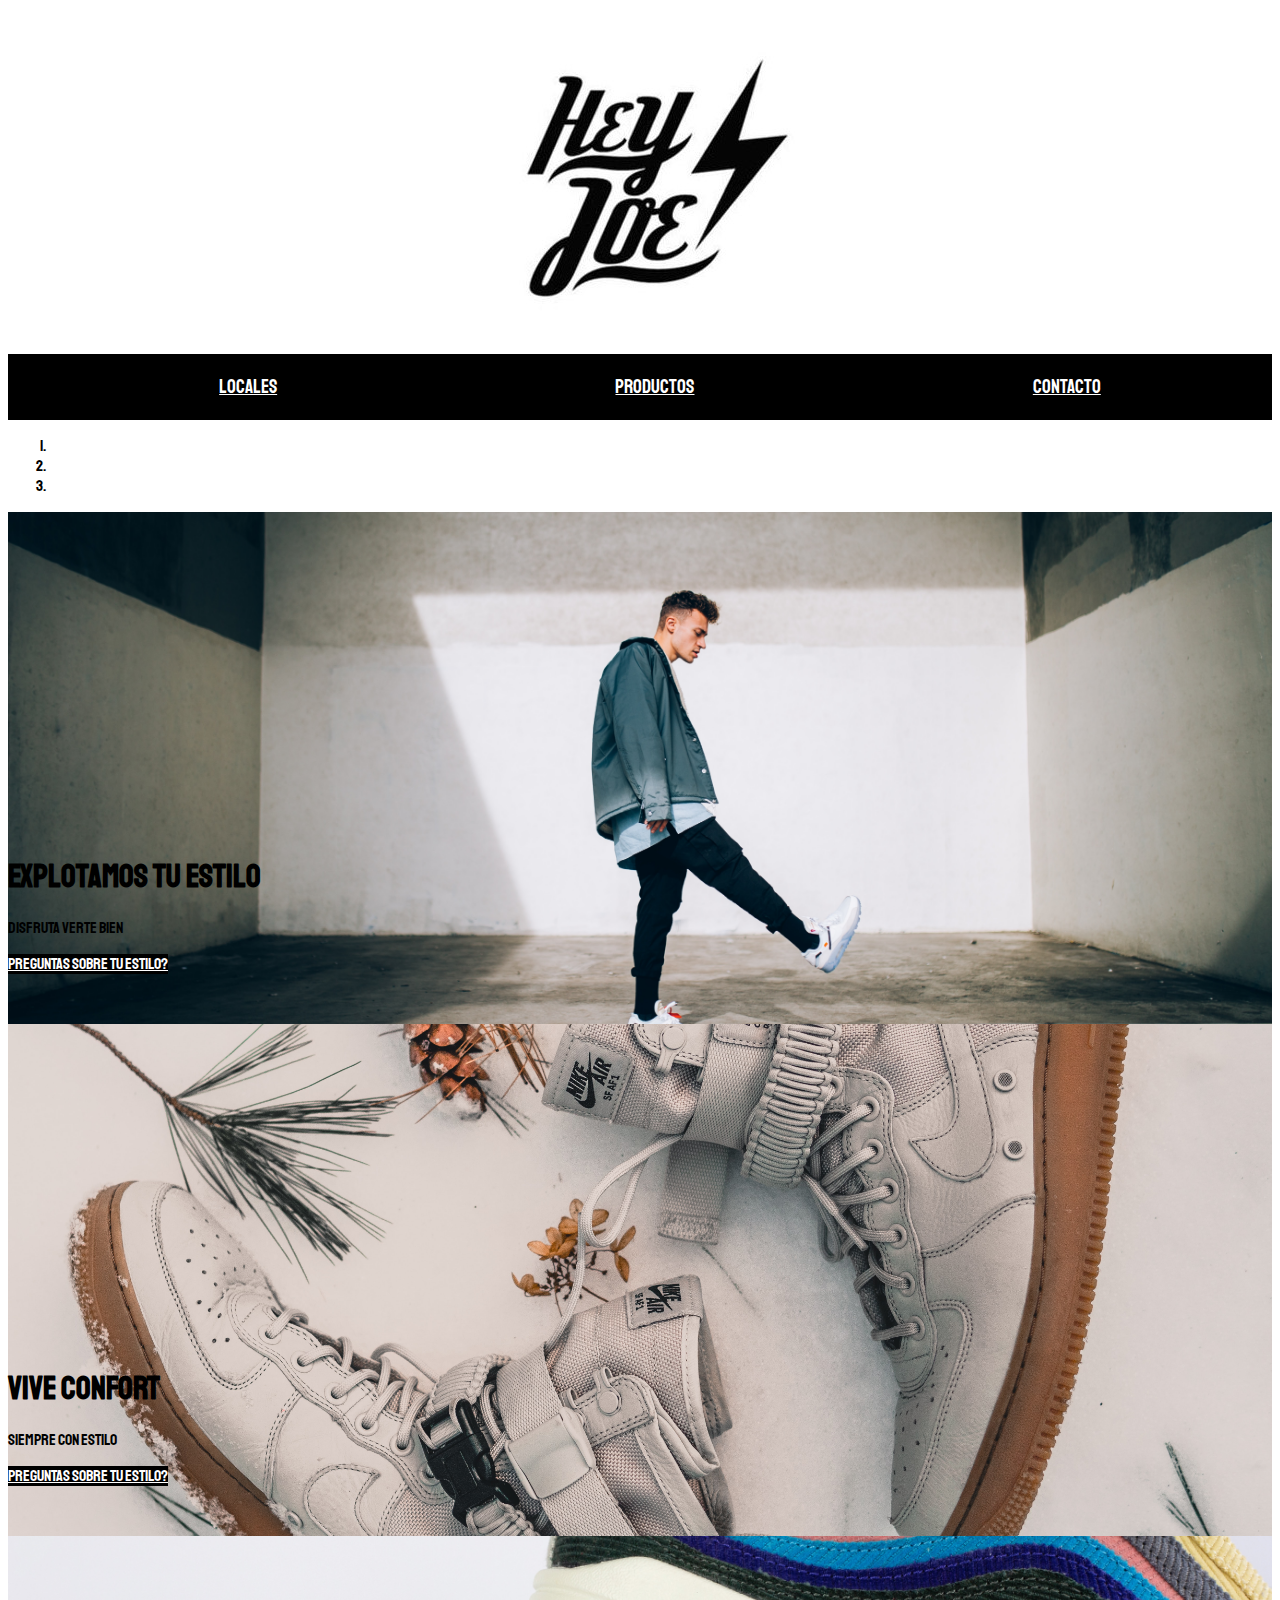
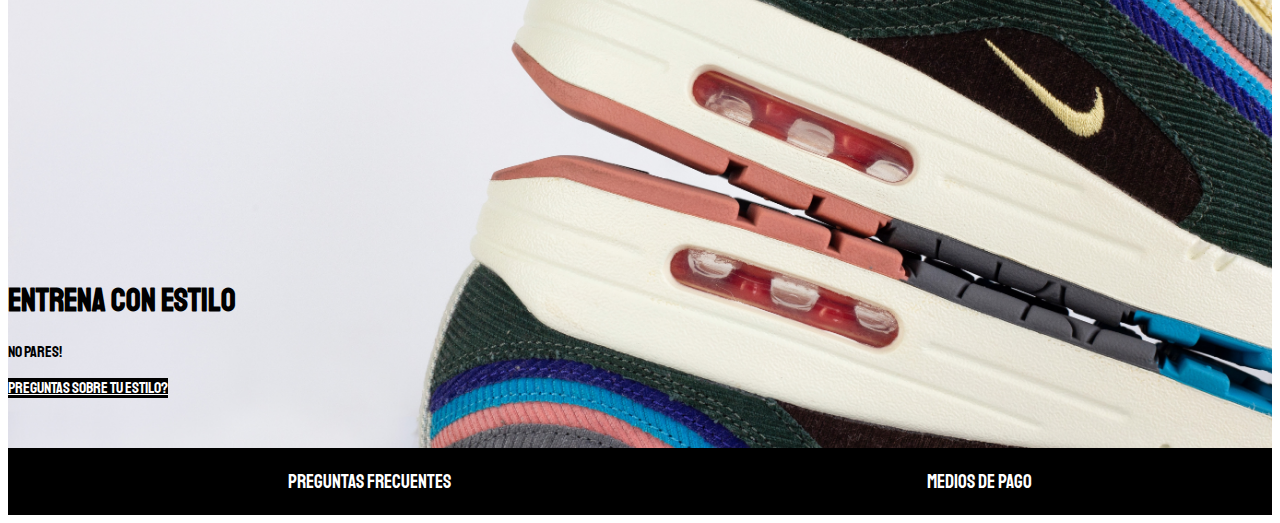
<file: Index.html>
<!DOCTYPE html>
<html lang="en">
<head>
    <meta charset="UTF-8">
    <meta http-equiv="X-UA-Compatible" content="IE=edge">
    <meta name="viewport" content="width=device-width, initial-scale=1.0">
    <title>Document</title>
    <!-- CSS only -->
    <link href="https://cdn.jsdelivr.net/npm/bootstrap@5.0.2/dist/css/bootstrap.min.css" rel="stylesheet" integrity="sha384-EVSTQN3/azprG1Anm3QDgpJLIm9Nao0Yz1ztcQTwFspd3yD65VohhpuuCOmLASjC" crossorigin="anonymous">
    <link rel="stylesheet" href="Css/StylePF.css">
    <link rel="preconnect" href="https://fonts.gstatic.com">
    <link href="https://fonts.googleapis.com/css2?family=Staatliches&display=swap" rel="stylesheet">   
</head>
<body>
    <header>
        <p class="LOGO">
            <img src="Img/HeyJoeLogoHead2.jpg" alt="">
        </p>
    </header>
    <nav class="BARRANAV">
        <ul >
            <li> <a href="Locales.html">LOCALES</a> </li>
            <li> 
                <a href="Productos.html"> PRODUCTOS</a> 
            </li>           
            <li>
                <a href="Contacto.html">CONTACTO</a>
            </li>         
        </ul>
    </nav>
    <div id="myCarousel" class="carousel slide carousel-fade" data-bs-ride="carousel">
        <ol class="carousel-indicators">
            <li data-bs-target="#myCarousel" data-bs-slide-to="0" class="active"></li>
            <li data-bs-target="#myCarousel" data-bs-slide-to="1"></li>
            <li data-bs-target="#myCarousel" data-bs-slide-to="2"></li>
        </ol>
        <div class="carousel-inner">
            <div class= "carousel-item active" style="background-image: url(./Img/item1.jpg);">
                <div class="container">
                    <h1>EXPLOTAMOS TU ESTILO</h1>
                    <p>Disfruta verte bien
                    </p>
                    <a href="Contacto.html" class="btn btn-lg btn-primary">Preguntas sobre tu estilo?</a>
                </div>
            </div>
            <div class= "carousel-item" style="background-image: url(./Img/item2.jpg);">
                <div class="container">
                        <h1>Vive Confort</h1>
                        <p>Siempre con estilo
                        </p>
                        <a href="Contacto.html" class="btn btn-lg btn-primary">Preguntas sobre tu estilo?</a>
                        </div>
            </div>
            <div class= "carousel-item" style="background-image: url(./Img/item3.jpg);">
                <div class="container">
                        <h1>ENTRENA CON ESTILO</h1>
                        <p>No pares!
                        </p>
                        <a href="Contacto.html" class="btn btn-lg btn-primary">Preguntas sobre tu estilo?</a>
                        </div>
            </div>
        </div>
        <a href="#myCarousel" class="carousel-control-next" role="button" data-bs-slide="next">
            <span class="sr-only"></span>
            <span class="carousel-control-next-icon" aria-hidden="true"></span>
        </a>
        <a href="#myCarousel" class="carousel-control-prev" role="button" data-bs-slide="prev">
            <span class="sr-only"></span>
            <span class="carousel-control-prev-icon" aria-hidden="true"></span>
        </a>
    </div>
    <footer class="PIEINDEX">
        <ul>
            <li>PREGUNTAS FRECUENTES</li>
            <li>MEDIOS DE PAGO</li>
        </ul>
    </footer>
    <!-- JavaScript Bundle with Popper -->
    <script src="https://cdn.jsdelivr.net/npm/bootstrap@5.0.2/dist/js/bootstrap.bundle.min.js" integrity="sha384-MrcW6ZMFYlzcLA8Nl+NtUVF0sA7MsXsP1UyJoMp4YLEuNSfAP+JcXn/tWtIaxVXM" crossorigin="anonymous"></script>
</body>
</html>
</file>
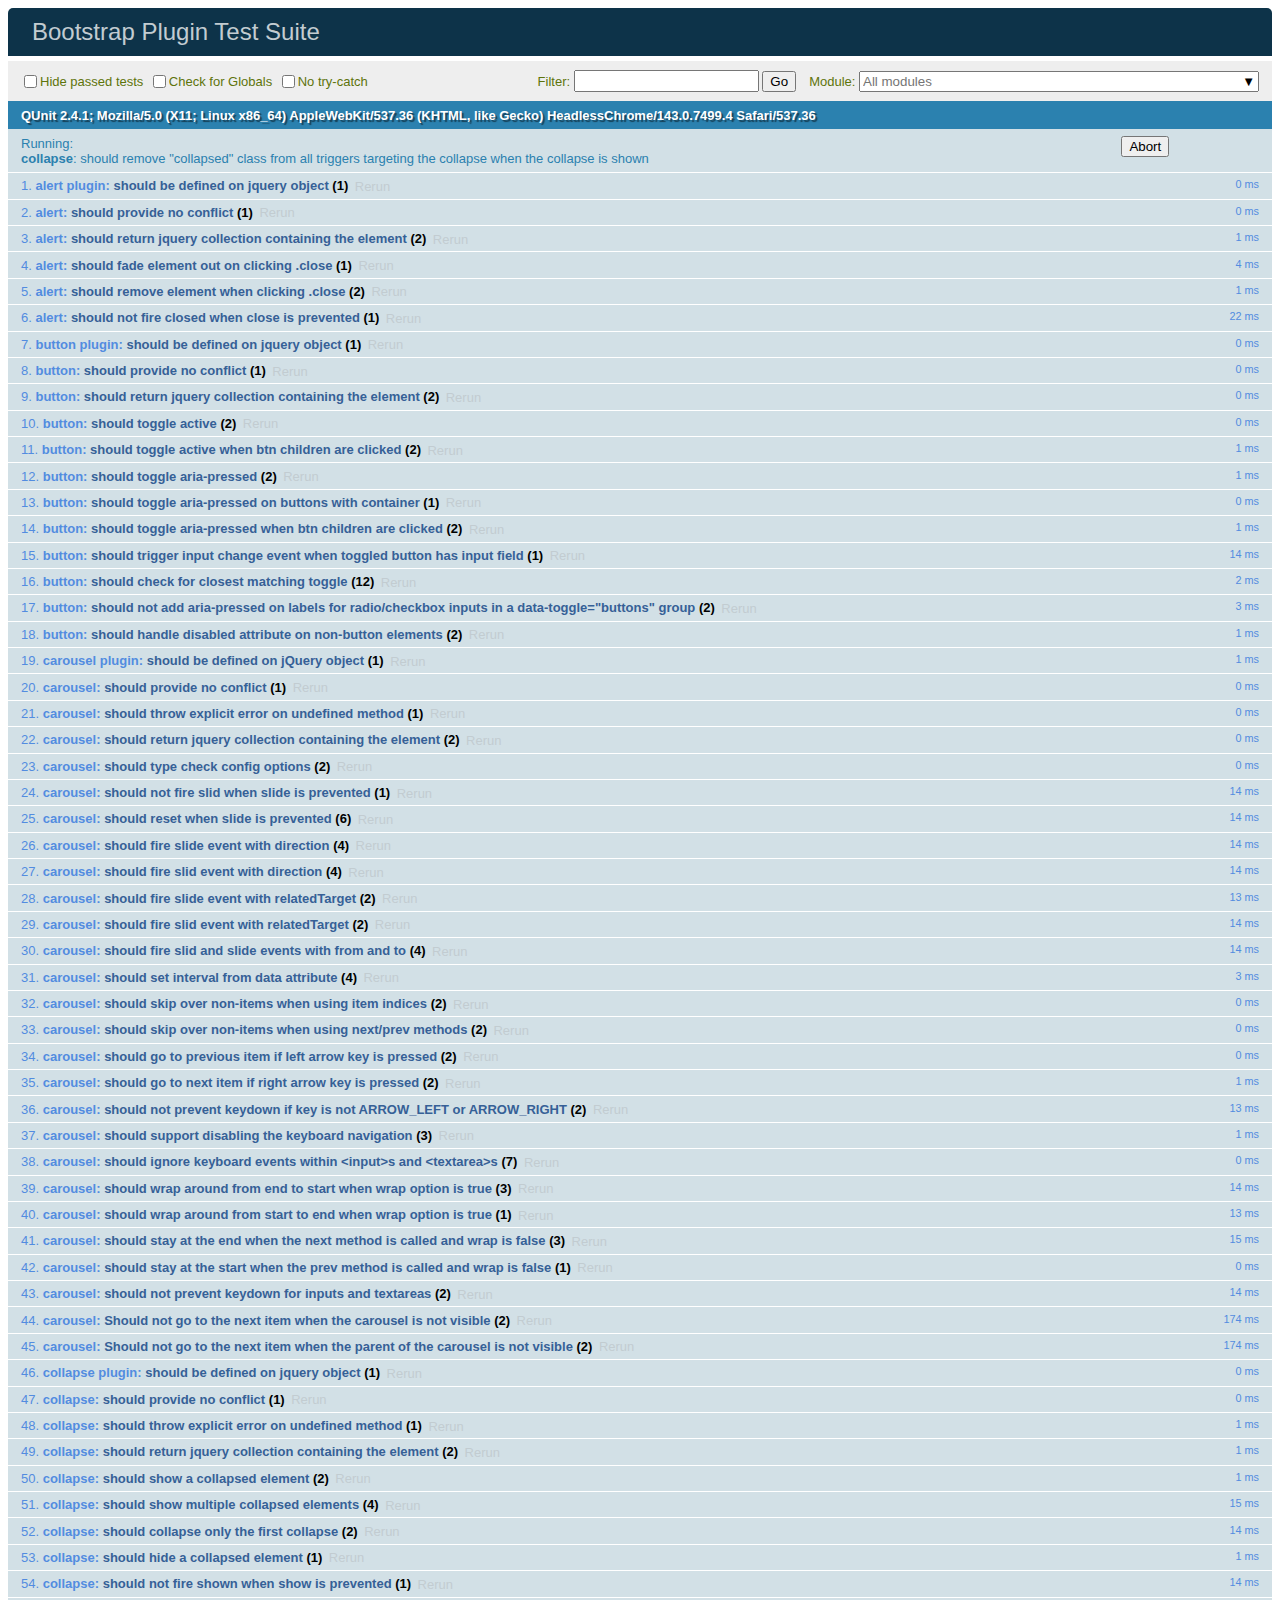
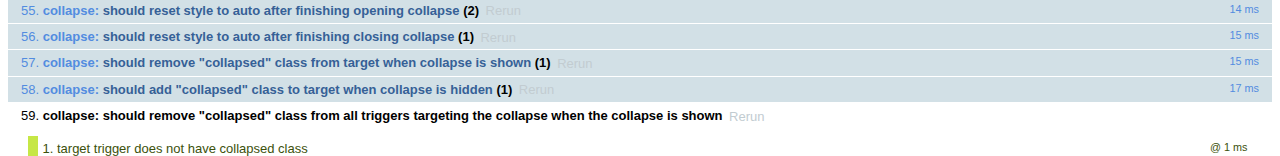
<file: bootstrap-4.0.0/js/tests/index.html>
<!doctype html>
<html lang="en">
  <head>
    <meta charset="utf-8">
    <meta name="viewport" content="width=device-width, initial-scale=1, shrink-to-fit=no">
    <title>Bootstrap Plugin Test Suite</title>

    <!-- jQuery -->
    <script>
      (function () {
        var path = '../../assets/js/vendor/jquery-slim.min.js'
        // get jquery param from the query string.
        var jQueryVersion = location.search.match(/[?&]jquery=(.*?)(?=&|$)/)

        // If a version was specified, use that version from our vendor folder
        if (jQueryVersion) {
          path = 'vendor/jquery-' + jQueryVersion[1] + '.min.js'
        }
        document.write('<script src="' + path + '"><\/script>')
      }())
    </script>
    <script src="../../assets/js/vendor/popper.min.js"></script>

    <!-- QUnit -->
    <link rel="stylesheet" href="vendor/qunit.css" media="screen">
    <script src="vendor/qunit.js"></script>

    <script>
      // Disable jQuery event aliases to ensure we don't accidentally use any of them
      [
        'blur',
        'focus',
        'focusin',
        'focusout',
        'resize',
        'scroll',
        'click',
        'dblclick',
        'mousedown',
        'mouseup',
        'mousemove',
        'mouseover',
        'mouseout',
        'mouseenter',
        'mouseleave',
        'change',
        'select',
        'submit',
        'keydown',
        'keypress',
        'keyup',
        'contextmenu'
      ].forEach(function(eventAlias) {
        $.fn[eventAlias] = function() {
          throw new Error('Using the ".' + eventAlias + '()" method is not allowed, so that Bootstrap can be compatible with custom jQuery builds which exclude the "event aliases" module that defines said method. See https://github.com/twbs/bootstrap/blob/master/CONTRIBUTING.md#js')
        }
      })

      // Require assert.expect in each test
      QUnit.config.requireExpects = true

      // See https://github.com/axemclion/grunt-saucelabs#test-result-details-with-qunit
      var log = []
      var testName

      QUnit.done(function(testResults) {
        var tests = []
        for (var i = 0; i < log.length; i++) {
          var details = log[i]
          tests.push({
            name: details.name,
            result: details.result,
            expected: details.expected,
            actual: details.actual,
            source: details.source
          })
        }
        testResults.tests = tests

        window.global_test_results = testResults
      })

      QUnit.testStart(function(testDetails) {
        QUnit.log(function(details) {
          if (!details.result) {
            details.name = testDetails.name
            log.push(details)
          }
        })
      })

      // Display fixture on-screen on iOS to avoid false positives
      // See https://github.com/twbs/bootstrap/pull/15955
      if (/iPhone|iPad|iPod/.test(navigator.userAgent)) {
        QUnit.begin(function() {
          $('#qunit-fixture').css({ top: 0, left: 0 })
        })

        QUnit.done(function() {
          $('#qunit-fixture').css({ top: '', left: '' })
        })
      }
    </script>

    <!-- Transpiled Plugins -->
    <script src="../dist/util.js"></script>
    <script src="../dist/alert.js"></script>
    <script src="../dist/button.js"></script>
    <script src="../dist/carousel.js"></script>
    <script src="../dist/collapse.js"></script>
    <script src="../dist/dropdown.js"></script>
    <script src="../dist/modal.js"></script>
    <script src="../dist/scrollspy.js"></script>
    <script src="../dist/tab.js"></script>
    <script src="../dist/tooltip.js"></script>
    <script src="../dist/popover.js"></script>

    <!-- Unit Tests -->
    <script src="unit/alert.js"></script>
    <script src="unit/button.js"></script>
    <script src="unit/carousel.js"></script>
    <script src="unit/collapse.js"></script>
    <script src="unit/dropdown.js"></script>
    <script src="unit/modal.js"></script>
    <script src="unit/scrollspy.js"></script>
    <script src="unit/tab.js"></script>
    <script src="unit/tooltip.js"></script>
    <script src="unit/popover.js"></script>
    <script src="unit/util.js"></script>
  </head>
  <body>
    <div id="qunit-container">
      <div id="qunit"></div>
      <div id="qunit-fixture"></div>
    </div>
  </body>
</html>
</file>
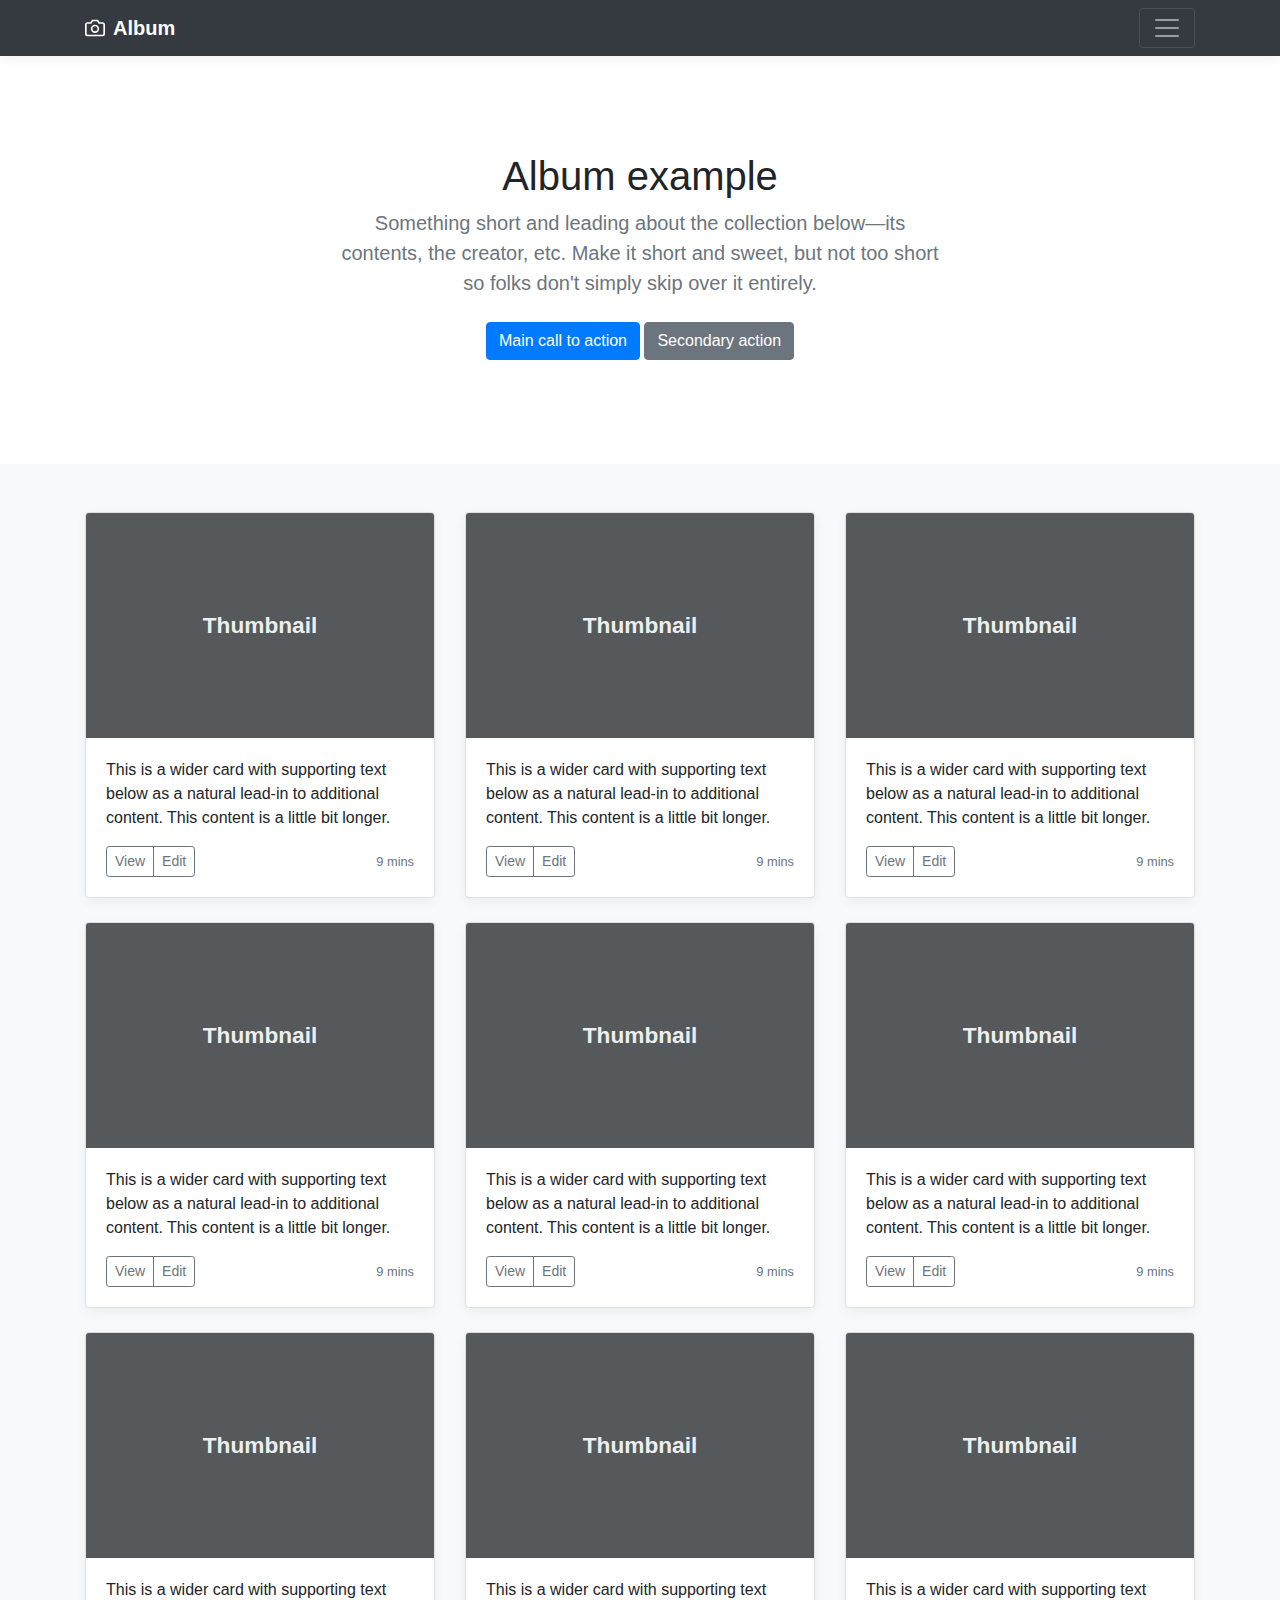
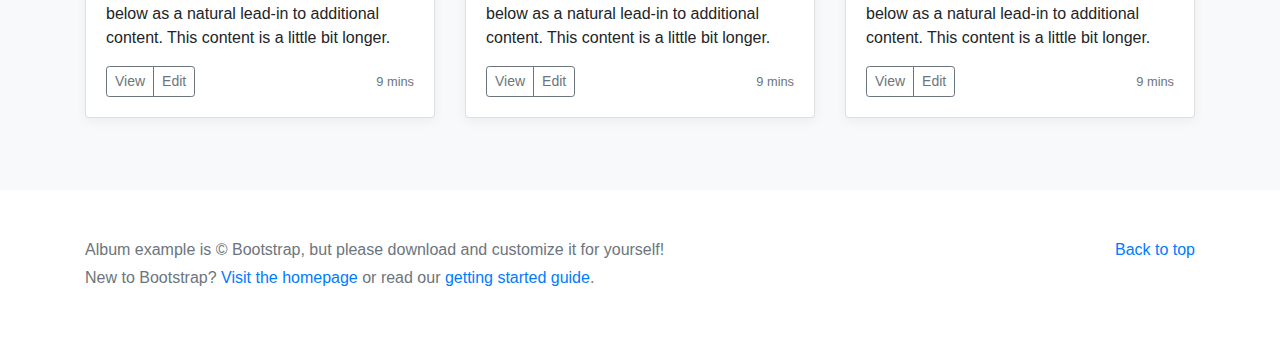
<file: bootstrap-4.0.0/docs/4.0/examples/album/index.html>
<!doctype html>
<html lang="en">
  <head>
    <meta charset="utf-8">
    <meta name="viewport" content="width=device-width, initial-scale=1, shrink-to-fit=no">
    <meta name="description" content="">
    <meta name="author" content="">
    <link rel="icon" href="../../../../favicon.ico">

    <title>Album example for Bootstrap</title>

    <!-- Bootstrap core CSS -->
    <link href="../../../../dist/css/bootstrap.min.css" rel="stylesheet">

    <!-- Custom styles for this template -->
    <link href="album.css" rel="stylesheet">
  </head>

  <body>

    <header>
      <div class="collapse bg-dark" id="navbarHeader">
        <div class="container">
          <div class="row">
            <div class="col-sm-8 col-md-7 py-4">
              <h4 class="text-white">About</h4>
              <p class="text-muted">Add some information about the album below, the author, or any other background context. Make it a few sentences long so folks can pick up some informative tidbits. Then, link them off to some social networking sites or contact information.</p>
            </div>
            <div class="col-sm-4 offset-md-1 py-4">
              <h4 class="text-white">Contact</h4>
              <ul class="list-unstyled">
                <li><a href="#" class="text-white">Follow on Twitter</a></li>
                <li><a href="#" class="text-white">Like on Facebook</a></li>
                <li><a href="#" class="text-white">Email me</a></li>
              </ul>
            </div>
          </div>
        </div>
      </div>
      <div class="navbar navbar-dark bg-dark box-shadow">
        <div class="container d-flex justify-content-between">
          <a href="#" class="navbar-brand d-flex align-items-center">
            <svg xmlns="http://www.w3.org/2000/svg" width="20" height="20" viewBox="0 0 24 24" fill="none" stroke="currentColor" stroke-width="2" stroke-linecap="round" stroke-linejoin="round" class="mr-2"><path d="M23 19a2 2 0 0 1-2 2H3a2 2 0 0 1-2-2V8a2 2 0 0 1 2-2h4l2-3h6l2 3h4a2 2 0 0 1 2 2z"></path><circle cx="12" cy="13" r="4"></circle></svg>
            <strong>Album</strong>
          </a>
          <button class="navbar-toggler" type="button" data-toggle="collapse" data-target="#navbarHeader" aria-controls="navbarHeader" aria-expanded="false" aria-label="Toggle navigation">
            <span class="navbar-toggler-icon"></span>
          </button>
        </div>
      </div>
    </header>

    <main role="main">

      <section class="jumbotron text-center">
        <div class="container">
          <h1 class="jumbotron-heading">Album example</h1>
          <p class="lead text-muted">Something short and leading about the collection below—its contents, the creator, etc. Make it short and sweet, but not too short so folks don't simply skip over it entirely.</p>
          <p>
            <a href="#" class="btn btn-primary my-2">Main call to action</a>
            <a href="#" class="btn btn-secondary my-2">Secondary action</a>
          </p>
        </div>
      </section>

      <div class="album py-5 bg-light">
        <div class="container">

          <div class="row">
            <div class="col-md-4">
              <div class="card mb-4 box-shadow">
                <img class="card-img-top" data-src="holder.js/100px225?theme=thumb&bg=55595c&fg=eceeef&text=Thumbnail" alt="Card image cap">
                <div class="card-body">
                  <p class="card-text">This is a wider card with supporting text below as a natural lead-in to additional content. This content is a little bit longer.</p>
                  <div class="d-flex justify-content-between align-items-center">
                    <div class="btn-group">
                      <button type="button" class="btn btn-sm btn-outline-secondary">View</button>
                      <button type="button" class="btn btn-sm btn-outline-secondary">Edit</button>
                    </div>
                    <small class="text-muted">9 mins</small>
                  </div>
                </div>
              </div>
            </div>
            <div class="col-md-4">
              <div class="card mb-4 box-shadow">
                <img class="card-img-top" data-src="holder.js/100px225?theme=thumb&bg=55595c&fg=eceeef&text=Thumbnail" alt="Card image cap">
                <div class="card-body">
                  <p class="card-text">This is a wider card with supporting text below as a natural lead-in to additional content. This content is a little bit longer.</p>
                  <div class="d-flex justify-content-between align-items-center">
                    <div class="btn-group">
                      <button type="button" class="btn btn-sm btn-outline-secondary">View</button>
                      <button type="button" class="btn btn-sm btn-outline-secondary">Edit</button>
                    </div>
                    <small class="text-muted">9 mins</small>
                  </div>
                </div>
              </div>
            </div>
            <div class="col-md-4">
              <div class="card mb-4 box-shadow">
                <img class="card-img-top" data-src="holder.js/100px225?theme=thumb&bg=55595c&fg=eceeef&text=Thumbnail" alt="Card image cap">
                <div class="card-body">
                  <p class="card-text">This is a wider card with supporting text below as a natural lead-in to additional content. This content is a little bit longer.</p>
                  <div class="d-flex justify-content-between align-items-center">
                    <div class="btn-group">
                      <button type="button" class="btn btn-sm btn-outline-secondary">View</button>
                      <button type="button" class="btn btn-sm btn-outline-secondary">Edit</button>
                    </div>
                    <small class="text-muted">9 mins</small>
                  </div>
                </div>
              </div>
            </div>

            <div class="col-md-4">
              <div class="card mb-4 box-shadow">
                <img class="card-img-top" data-src="holder.js/100px225?theme=thumb&bg=55595c&fg=eceeef&text=Thumbnail" alt="Card image cap">
                <div class="card-body">
                  <p class="card-text">This is a wider card with supporting text below as a natural lead-in to additional content. This content is a little bit longer.</p>
                  <div class="d-flex justify-content-between align-items-center">
                    <div class="btn-group">
                      <button type="button" class="btn btn-sm btn-outline-secondary">View</button>
                      <button type="button" class="btn btn-sm btn-outline-secondary">Edit</button>
                    </div>
                    <small class="text-muted">9 mins</small>
                  </div>
                </div>
              </div>
            </div>
            <div class="col-md-4">
              <div class="card mb-4 box-shadow">
                <img class="card-img-top" data-src="holder.js/100px225?theme=thumb&bg=55595c&fg=eceeef&text=Thumbnail" alt="Card image cap">
                <div class="card-body">
                  <p class="card-text">This is a wider card with supporting text below as a natural lead-in to additional content. This content is a little bit longer.</p>
                  <div class="d-flex justify-content-between align-items-center">
                    <div class="btn-group">
                      <button type="button" class="btn btn-sm btn-outline-secondary">View</button>
                      <button type="button" class="btn btn-sm btn-outline-secondary">Edit</button>
                    </div>
                    <small class="text-muted">9 mins</small>
                  </div>
                </div>
              </div>
            </div>
            <div class="col-md-4">
              <div class="card mb-4 box-shadow">
                <img class="card-img-top" data-src="holder.js/100px225?theme=thumb&bg=55595c&fg=eceeef&text=Thumbnail" alt="Card image cap">
                <div class="card-body">
                  <p class="card-text">This is a wider card with supporting text below as a natural lead-in to additional content. This content is a little bit longer.</p>
                  <div class="d-flex justify-content-between align-items-center">
                    <div class="btn-group">
                      <button type="button" class="btn btn-sm btn-outline-secondary">View</button>
                      <button type="button" class="btn btn-sm btn-outline-secondary">Edit</button>
                    </div>
                    <small class="text-muted">9 mins</small>
                  </div>
                </div>
              </div>
            </div>

            <div class="col-md-4">
              <div class="card mb-4 box-shadow">
                <img class="card-img-top" data-src="holder.js/100px225?theme=thumb&bg=55595c&fg=eceeef&text=Thumbnail" alt="Card image cap">
                <div class="card-body">
                  <p class="card-text">This is a wider card with supporting text below as a natural lead-in to additional content. This content is a little bit longer.</p>
                  <div class="d-flex justify-content-between align-items-center">
                    <div class="btn-group">
                      <button type="button" class="btn btn-sm btn-outline-secondary">View</button>
                      <button type="button" class="btn btn-sm btn-outline-secondary">Edit</button>
                    </div>
                    <small class="text-muted">9 mins</small>
                  </div>
                </div>
              </div>
            </div>
            <div class="col-md-4">
              <div class="card mb-4 box-shadow">
                <img class="card-img-top" data-src="holder.js/100px225?theme=thumb&bg=55595c&fg=eceeef&text=Thumbnail" alt="Card image cap">
                <div class="card-body">
                  <p class="card-text">This is a wider card with supporting text below as a natural lead-in to additional content. This content is a little bit longer.</p>
                  <div class="d-flex justify-content-between align-items-center">
                    <div class="btn-group">
                      <button type="button" class="btn btn-sm btn-outline-secondary">View</button>
                      <button type="button" class="btn btn-sm btn-outline-secondary">Edit</button>
                    </div>
                    <small class="text-muted">9 mins</small>
                  </div>
                </div>
              </div>
            </div>
            <div class="col-md-4">
              <div class="card mb-4 box-shadow">
                <img class="card-img-top" data-src="holder.js/100px225?theme=thumb&bg=55595c&fg=eceeef&text=Thumbnail" alt="Card image cap">
                <div class="card-body">
                  <p class="card-text">This is a wider card with supporting text below as a natural lead-in to additional content. This content is a little bit longer.</p>
                  <div class="d-flex justify-content-between align-items-center">
                    <div class="btn-group">
                      <button type="button" class="btn btn-sm btn-outline-secondary">View</button>
                      <button type="button" class="btn btn-sm btn-outline-secondary">Edit</button>
                    </div>
                    <small class="text-muted">9 mins</small>
                  </div>
                </div>
              </div>
            </div>
          </div>
        </div>
      </div>

    </main>

    <footer class="text-muted">
      <div class="container">
        <p class="float-right">
          <a href="#">Back to top</a>
        </p>
        <p>Album example is &copy; Bootstrap, but please download and customize it for yourself!</p>
        <p>New to Bootstrap? <a href="../../">Visit the homepage</a> or read our <a href="../../getting-started/">getting started guide</a>.</p>
      </div>
    </footer>

    <!-- Bootstrap core JavaScript
    ================================================== -->
    <!-- Placed at the end of the document so the pages load faster -->
    <script src="https://code.jquery.com/jquery-3.2.1.slim.min.js" integrity="sha384-KJ3o2DKtIkvYIK3UENzmM7KCkRr/rE9/Qpg6aAZGJwFDMVNA/GpGFF93hXpG5KkN" crossorigin="anonymous"></script>
    <script>window.jQuery || document.write('<script src="../../../../assets/js/vendor/jquery-slim.min.js"><\/script>')</script>
    <script src="../../../../assets/js/vendor/popper.min.js"></script>
    <script src="../../../../dist/js/bootstrap.min.js"></script>
    <script src="../../../../assets/js/vendor/holder.min.js"></script>
  </body>
</html>
</file>
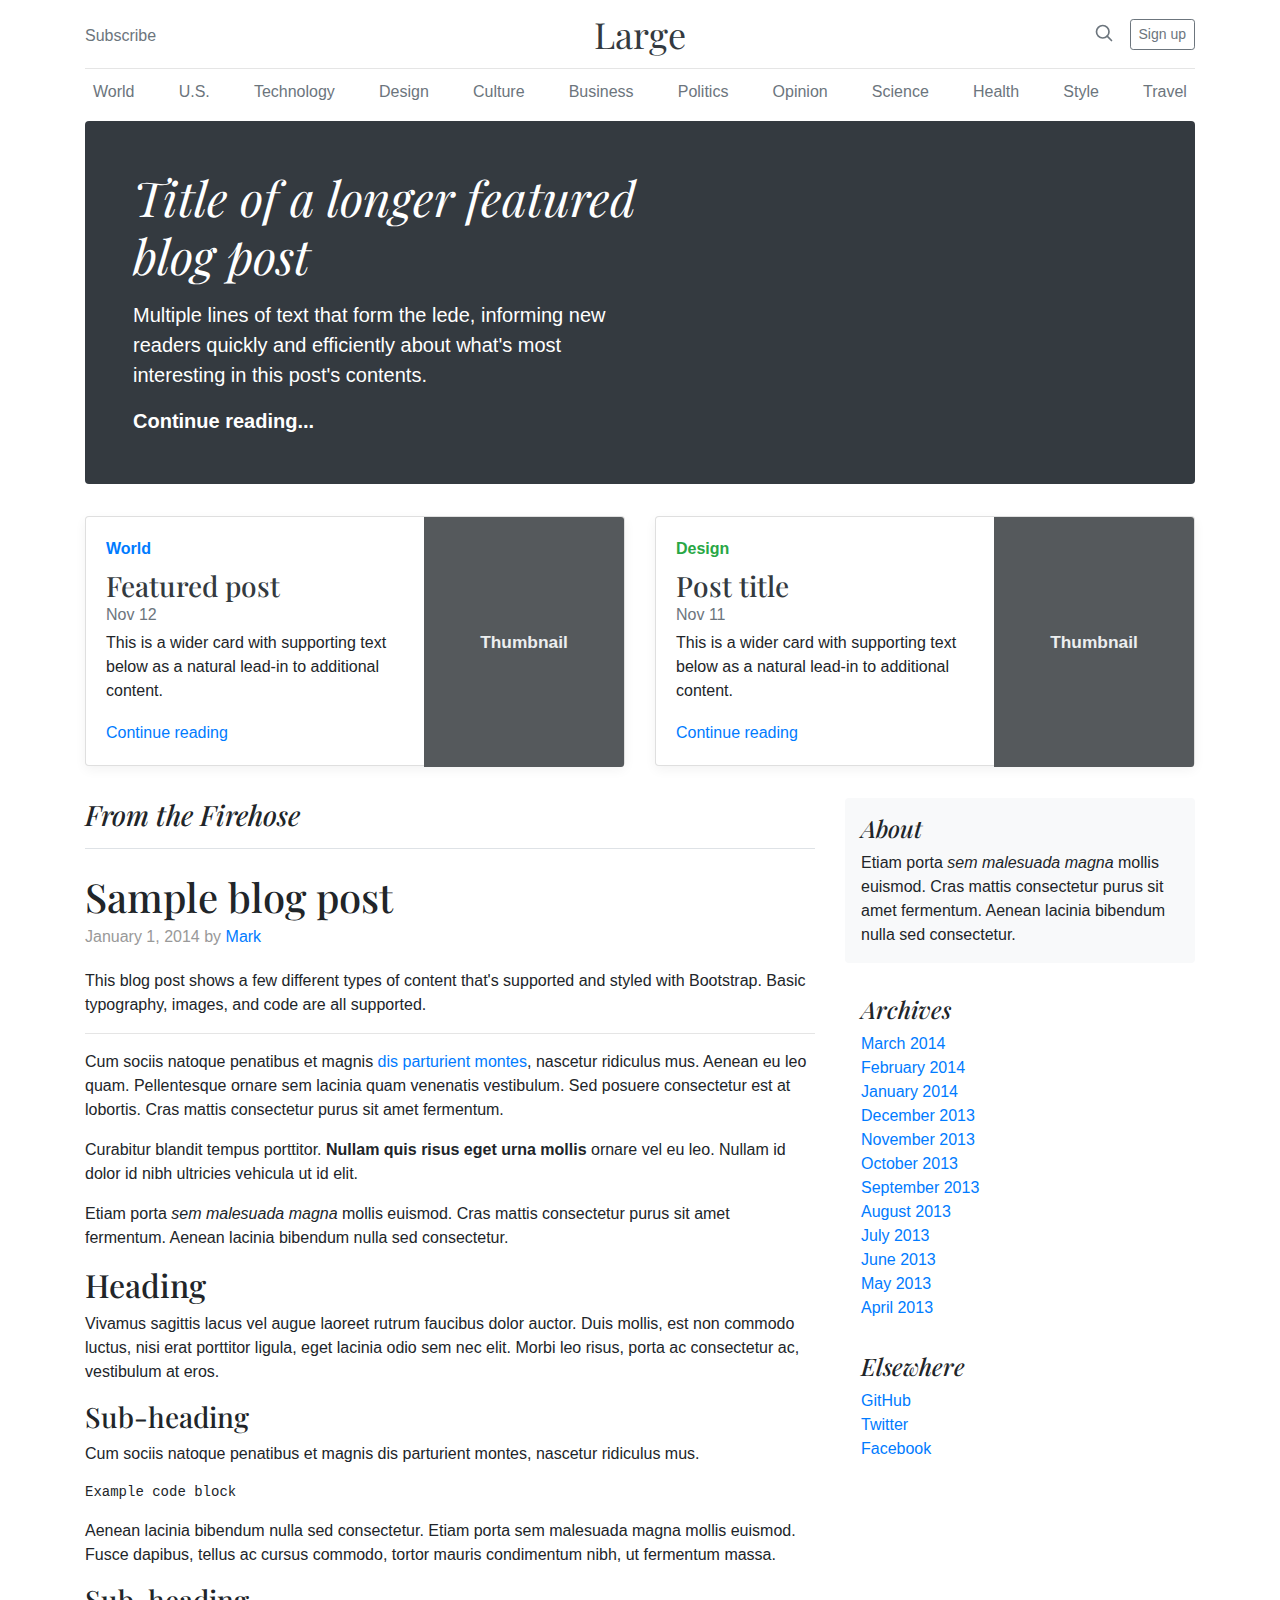
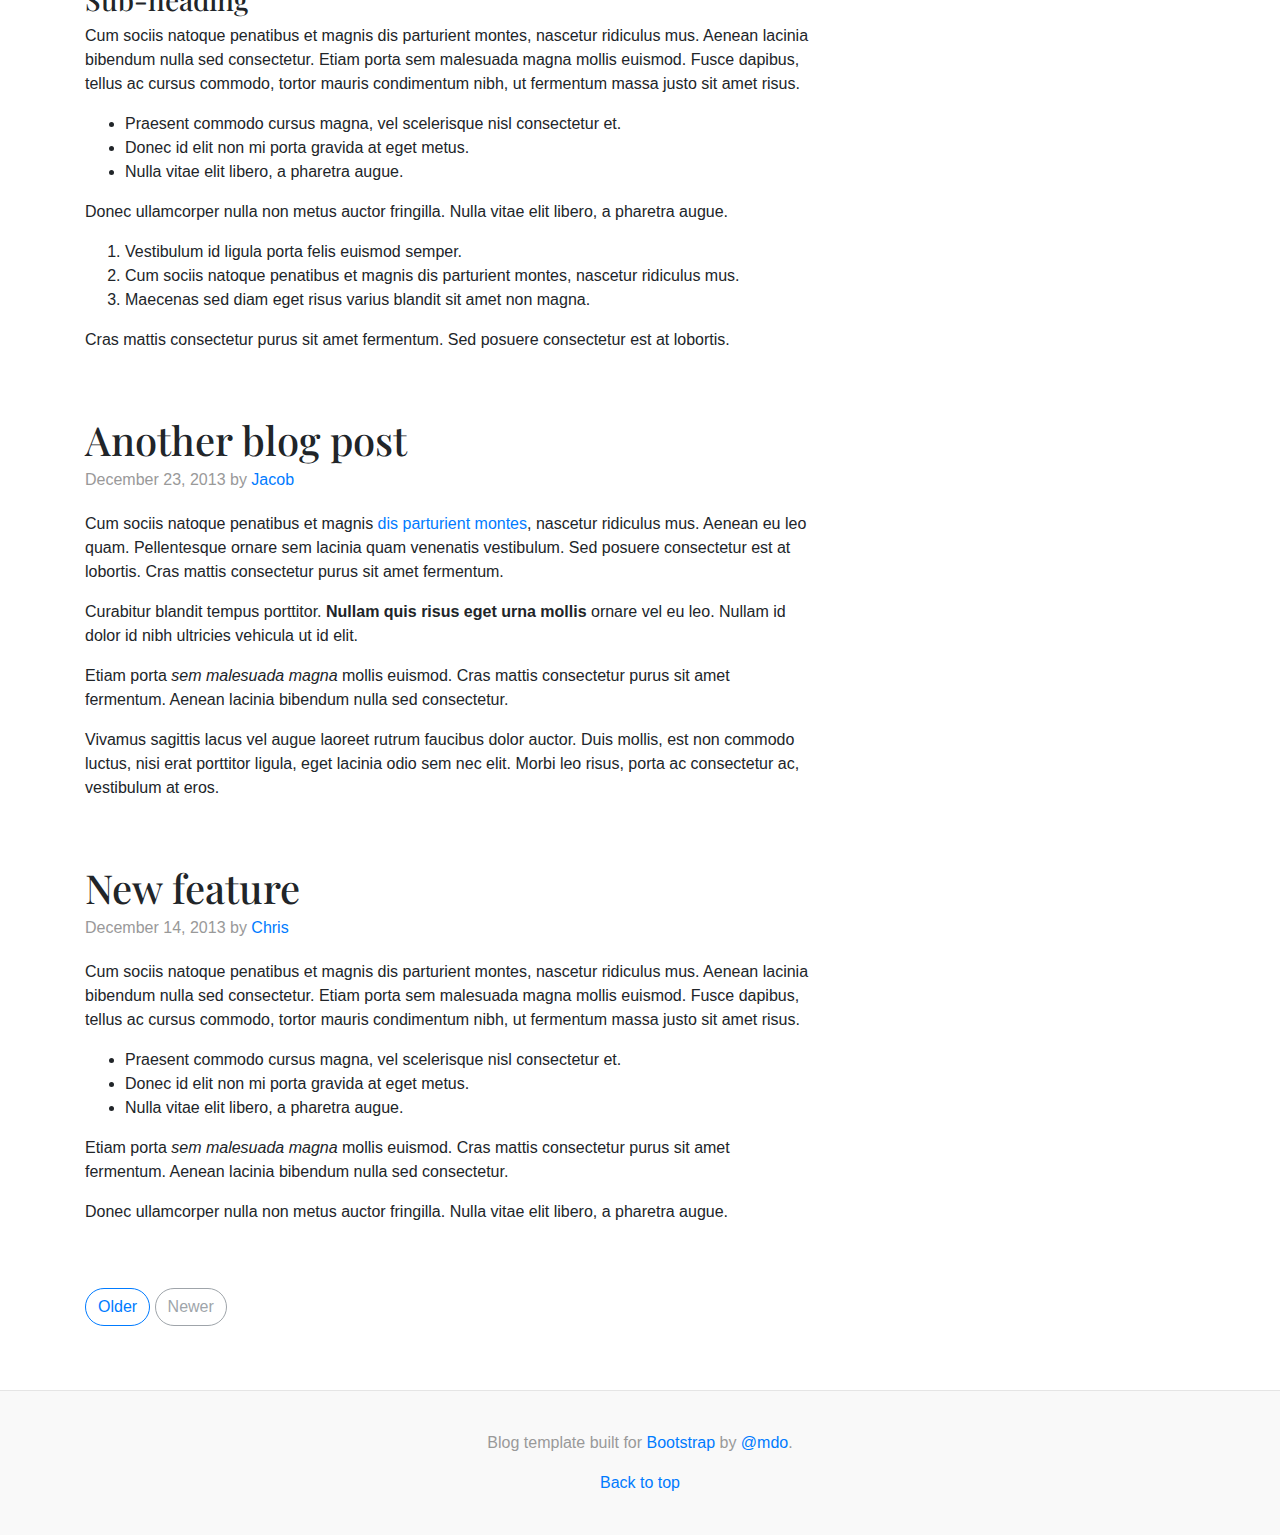
<file: bootstrap-4.0.0/docs/4.0/examples/blog/index.html>
<!doctype html>
<html lang="en">
  <head>
    <meta charset="utf-8">
    <meta name="viewport" content="width=device-width, initial-scale=1, shrink-to-fit=no">
    <meta name="description" content="">
    <meta name="author" content="">
    <link rel="icon" href="../../../../favicon.ico">

    <title>Blog Template for Bootstrap</title>

    <!-- Bootstrap core CSS -->
    <link href="../../../../dist/css/bootstrap.min.css" rel="stylesheet">

    <!-- Custom styles for this template -->
    <link href="https://fonts.googleapis.com/css?family=Playfair+Display:700,900" rel="stylesheet">
    <link href="blog.css" rel="stylesheet">
  </head>

  <body>

    <div class="container">
      <header class="blog-header py-3">
        <div class="row flex-nowrap justify-content-between align-items-center">
          <div class="col-4 pt-1">
            <a class="text-muted" href="#">Subscribe</a>
          </div>
          <div class="col-4 text-center">
            <a class="blog-header-logo text-dark" href="#">Large</a>
          </div>
          <div class="col-4 d-flex justify-content-end align-items-center">
            <a class="text-muted" href="#">
              <svg xmlns="http://www.w3.org/2000/svg" width="20" height="20" viewBox="0 0 24 24" fill="none" stroke="currentColor" stroke-width="2" stroke-linecap="round" stroke-linejoin="round" class="mx-3"><circle cx="10.5" cy="10.5" r="7.5"></circle><line x1="21" y1="21" x2="15.8" y2="15.8"></line></svg>
            </a>
            <a class="btn btn-sm btn-outline-secondary" href="#">Sign up</a>
          </div>
        </div>
      </header>

      <div class="nav-scroller py-1 mb-2">
        <nav class="nav d-flex justify-content-between">
          <a class="p-2 text-muted" href="#">World</a>
          <a class="p-2 text-muted" href="#">U.S.</a>
          <a class="p-2 text-muted" href="#">Technology</a>
          <a class="p-2 text-muted" href="#">Design</a>
          <a class="p-2 text-muted" href="#">Culture</a>
          <a class="p-2 text-muted" href="#">Business</a>
          <a class="p-2 text-muted" href="#">Politics</a>
          <a class="p-2 text-muted" href="#">Opinion</a>
          <a class="p-2 text-muted" href="#">Science</a>
          <a class="p-2 text-muted" href="#">Health</a>
          <a class="p-2 text-muted" href="#">Style</a>
          <a class="p-2 text-muted" href="#">Travel</a>
        </nav>
      </div>

      <div class="jumbotron p-3 p-md-5 text-white rounded bg-dark">
        <div class="col-md-6 px-0">
          <h1 class="display-4 font-italic">Title of a longer featured blog post</h1>
          <p class="lead my-3">Multiple lines of text that form the lede, informing new readers quickly and efficiently about what's most interesting in this post's contents.</p>
          <p class="lead mb-0"><a href="#" class="text-white font-weight-bold">Continue reading...</a></p>
        </div>
      </div>

      <div class="row mb-2">
        <div class="col-md-6">
          <div class="card flex-md-row mb-4 box-shadow h-md-250">
            <div class="card-body d-flex flex-column align-items-start">
              <strong class="d-inline-block mb-2 text-primary">World</strong>
              <h3 class="mb-0">
                <a class="text-dark" href="#">Featured post</a>
              </h3>
              <div class="mb-1 text-muted">Nov 12</div>
              <p class="card-text mb-auto">This is a wider card with supporting text below as a natural lead-in to additional content.</p>
              <a href="#">Continue reading</a>
            </div>
            <img class="card-img-right flex-auto d-none d-md-block" data-src="holder.js/200x250?theme=thumb" alt="Card image cap">
          </div>
        </div>
        <div class="col-md-6">
          <div class="card flex-md-row mb-4 box-shadow h-md-250">
            <div class="card-body d-flex flex-column align-items-start">
              <strong class="d-inline-block mb-2 text-success">Design</strong>
              <h3 class="mb-0">
                <a class="text-dark" href="#">Post title</a>
              </h3>
              <div class="mb-1 text-muted">Nov 11</div>
              <p class="card-text mb-auto">This is a wider card with supporting text below as a natural lead-in to additional content.</p>
              <a href="#">Continue reading</a>
            </div>
            <img class="card-img-right flex-auto d-none d-md-block" data-src="holder.js/200x250?theme=thumb" alt="Card image cap">
          </div>
        </div>
      </div>
    </div>

    <main role="main" class="container">
      <div class="row">
        <div class="col-md-8 blog-main">
          <h3 class="pb-3 mb-4 font-italic border-bottom">
            From the Firehose
          </h3>

          <div class="blog-post">
            <h2 class="blog-post-title">Sample blog post</h2>
            <p class="blog-post-meta">January 1, 2014 by <a href="#">Mark</a></p>

            <p>This blog post shows a few different types of content that's supported and styled with Bootstrap. Basic typography, images, and code are all supported.</p>
            <hr>
            <p>Cum sociis natoque penatibus et magnis <a href="#">dis parturient montes</a>, nascetur ridiculus mus. Aenean eu leo quam. Pellentesque ornare sem lacinia quam venenatis vestibulum. Sed posuere consectetur est at lobortis. Cras mattis consectetur purus sit amet fermentum.</p>
            <blockquote>
              <p>Curabitur blandit tempus porttitor. <strong>Nullam quis risus eget urna mollis</strong> ornare vel eu leo. Nullam id dolor id nibh ultricies vehicula ut id elit.</p>
            </blockquote>
            <p>Etiam porta <em>sem malesuada magna</em> mollis euismod. Cras mattis consectetur purus sit amet fermentum. Aenean lacinia bibendum nulla sed consectetur.</p>
            <h2>Heading</h2>
            <p>Vivamus sagittis lacus vel augue laoreet rutrum faucibus dolor auctor. Duis mollis, est non commodo luctus, nisi erat porttitor ligula, eget lacinia odio sem nec elit. Morbi leo risus, porta ac consectetur ac, vestibulum at eros.</p>
            <h3>Sub-heading</h3>
            <p>Cum sociis natoque penatibus et magnis dis parturient montes, nascetur ridiculus mus.</p>
            <pre><code>Example code block</code></pre>
            <p>Aenean lacinia bibendum nulla sed consectetur. Etiam porta sem malesuada magna mollis euismod. Fusce dapibus, tellus ac cursus commodo, tortor mauris condimentum nibh, ut fermentum massa.</p>
            <h3>Sub-heading</h3>
            <p>Cum sociis natoque penatibus et magnis dis parturient montes, nascetur ridiculus mus. Aenean lacinia bibendum nulla sed consectetur. Etiam porta sem malesuada magna mollis euismod. Fusce dapibus, tellus ac cursus commodo, tortor mauris condimentum nibh, ut fermentum massa justo sit amet risus.</p>
            <ul>
              <li>Praesent commodo cursus magna, vel scelerisque nisl consectetur et.</li>
              <li>Donec id elit non mi porta gravida at eget metus.</li>
              <li>Nulla vitae elit libero, a pharetra augue.</li>
            </ul>
            <p>Donec ullamcorper nulla non metus auctor fringilla. Nulla vitae elit libero, a pharetra augue.</p>
            <ol>
              <li>Vestibulum id ligula porta felis euismod semper.</li>
              <li>Cum sociis natoque penatibus et magnis dis parturient montes, nascetur ridiculus mus.</li>
              <li>Maecenas sed diam eget risus varius blandit sit amet non magna.</li>
            </ol>
            <p>Cras mattis consectetur purus sit amet fermentum. Sed posuere consectetur est at lobortis.</p>
          </div><!-- /.blog-post -->

          <div class="blog-post">
            <h2 class="blog-post-title">Another blog post</h2>
            <p class="blog-post-meta">December 23, 2013 by <a href="#">Jacob</a></p>

            <p>Cum sociis natoque penatibus et magnis <a href="#">dis parturient montes</a>, nascetur ridiculus mus. Aenean eu leo quam. Pellentesque ornare sem lacinia quam venenatis vestibulum. Sed posuere consectetur est at lobortis. Cras mattis consectetur purus sit amet fermentum.</p>
            <blockquote>
              <p>Curabitur blandit tempus porttitor. <strong>Nullam quis risus eget urna mollis</strong> ornare vel eu leo. Nullam id dolor id nibh ultricies vehicula ut id elit.</p>
            </blockquote>
            <p>Etiam porta <em>sem malesuada magna</em> mollis euismod. Cras mattis consectetur purus sit amet fermentum. Aenean lacinia bibendum nulla sed consectetur.</p>
            <p>Vivamus sagittis lacus vel augue laoreet rutrum faucibus dolor auctor. Duis mollis, est non commodo luctus, nisi erat porttitor ligula, eget lacinia odio sem nec elit. Morbi leo risus, porta ac consectetur ac, vestibulum at eros.</p>
          </div><!-- /.blog-post -->

          <div class="blog-post">
            <h2 class="blog-post-title">New feature</h2>
            <p class="blog-post-meta">December 14, 2013 by <a href="#">Chris</a></p>

            <p>Cum sociis natoque penatibus et magnis dis parturient montes, nascetur ridiculus mus. Aenean lacinia bibendum nulla sed consectetur. Etiam porta sem malesuada magna mollis euismod. Fusce dapibus, tellus ac cursus commodo, tortor mauris condimentum nibh, ut fermentum massa justo sit amet risus.</p>
            <ul>
              <li>Praesent commodo cursus magna, vel scelerisque nisl consectetur et.</li>
              <li>Donec id elit non mi porta gravida at eget metus.</li>
              <li>Nulla vitae elit libero, a pharetra augue.</li>
            </ul>
            <p>Etiam porta <em>sem malesuada magna</em> mollis euismod. Cras mattis consectetur purus sit amet fermentum. Aenean lacinia bibendum nulla sed consectetur.</p>
            <p>Donec ullamcorper nulla non metus auctor fringilla. Nulla vitae elit libero, a pharetra augue.</p>
          </div><!-- /.blog-post -->

          <nav class="blog-pagination">
            <a class="btn btn-outline-primary" href="#">Older</a>
            <a class="btn btn-outline-secondary disabled" href="#">Newer</a>
          </nav>

        </div><!-- /.blog-main -->

        <aside class="col-md-4 blog-sidebar">
          <div class="p-3 mb-3 bg-light rounded">
            <h4 class="font-italic">About</h4>
            <p class="mb-0">Etiam porta <em>sem malesuada magna</em> mollis euismod. Cras mattis consectetur purus sit amet fermentum. Aenean lacinia bibendum nulla sed consectetur.</p>
          </div>

          <div class="p-3">
            <h4 class="font-italic">Archives</h4>
            <ol class="list-unstyled mb-0">
              <li><a href="#">March 2014</a></li>
              <li><a href="#">February 2014</a></li>
              <li><a href="#">January 2014</a></li>
              <li><a href="#">December 2013</a></li>
              <li><a href="#">November 2013</a></li>
              <li><a href="#">October 2013</a></li>
              <li><a href="#">September 2013</a></li>
              <li><a href="#">August 2013</a></li>
              <li><a href="#">July 2013</a></li>
              <li><a href="#">June 2013</a></li>
              <li><a href="#">May 2013</a></li>
              <li><a href="#">April 2013</a></li>
            </ol>
          </div>

          <div class="p-3">
            <h4 class="font-italic">Elsewhere</h4>
            <ol class="list-unstyled">
              <li><a href="#">GitHub</a></li>
              <li><a href="#">Twitter</a></li>
              <li><a href="#">Facebook</a></li>
            </ol>
          </div>
        </aside><!-- /.blog-sidebar -->

      </div><!-- /.row -->

    </main><!-- /.container -->

    <footer class="blog-footer">
      <p>Blog template built for <a href="https://getbootstrap.com/">Bootstrap</a> by <a href="https://twitter.com/mdo">@mdo</a>.</p>
      <p>
        <a href="#">Back to top</a>
      </p>
    </footer>

    <!-- Bootstrap core JavaScript
    ================================================== -->
    <!-- Placed at the end of the document so the pages load faster -->
    <script src="https://code.jquery.com/jquery-3.2.1.slim.min.js" integrity="sha384-KJ3o2DKtIkvYIK3UENzmM7KCkRr/rE9/Qpg6aAZGJwFDMVNA/GpGFF93hXpG5KkN" crossorigin="anonymous"></script>
    <script>window.jQuery || document.write('<script src="../../../../assets/js/vendor/jquery-slim.min.js"><\/script>')</script>
    <script src="../../../../assets/js/vendor/popper.min.js"></script>
    <script src="../../../../dist/js/bootstrap.min.js"></script>
    <script src="../../../../assets/js/vendor/holder.min.js"></script>
    <script>
      Holder.addTheme('thumb', {
        bg: '#55595c',
        fg: '#eceeef',
        text: 'Thumbnail'
      });
    </script>
  </body>
</html>
</file>
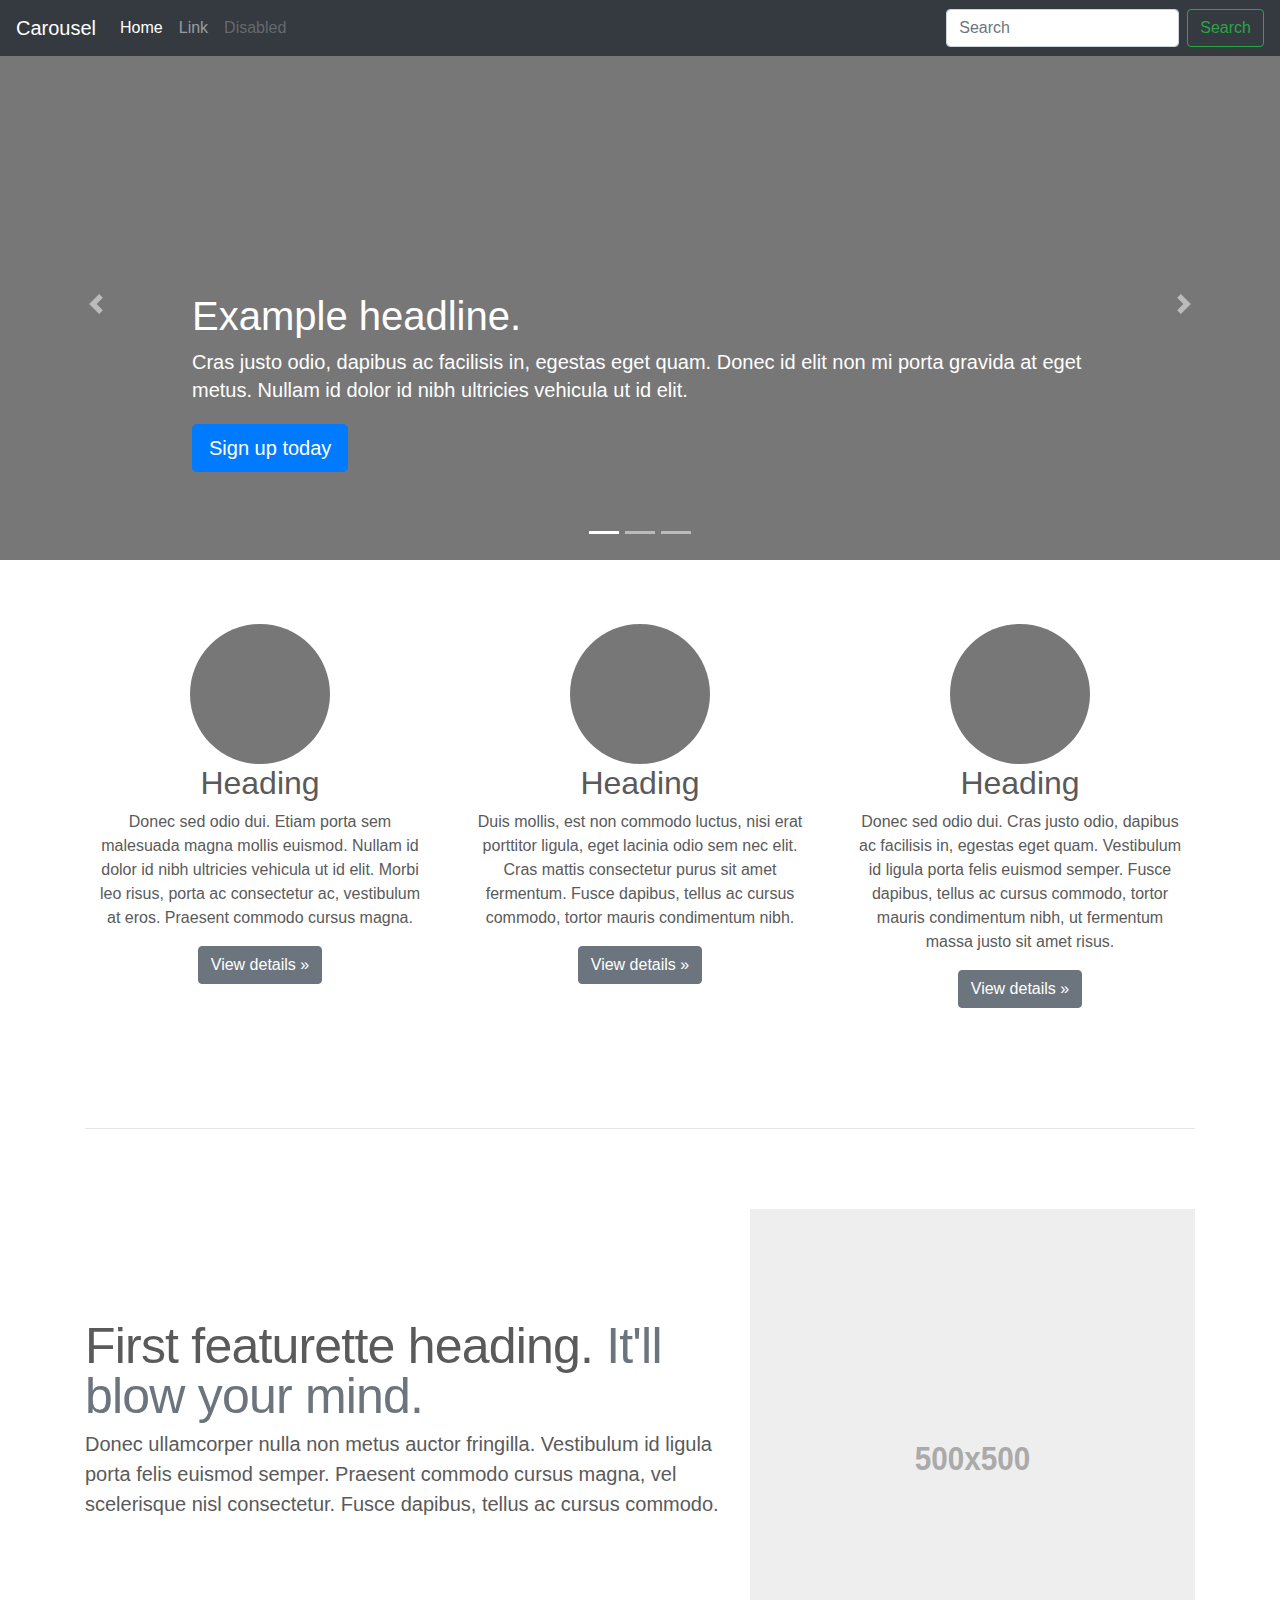
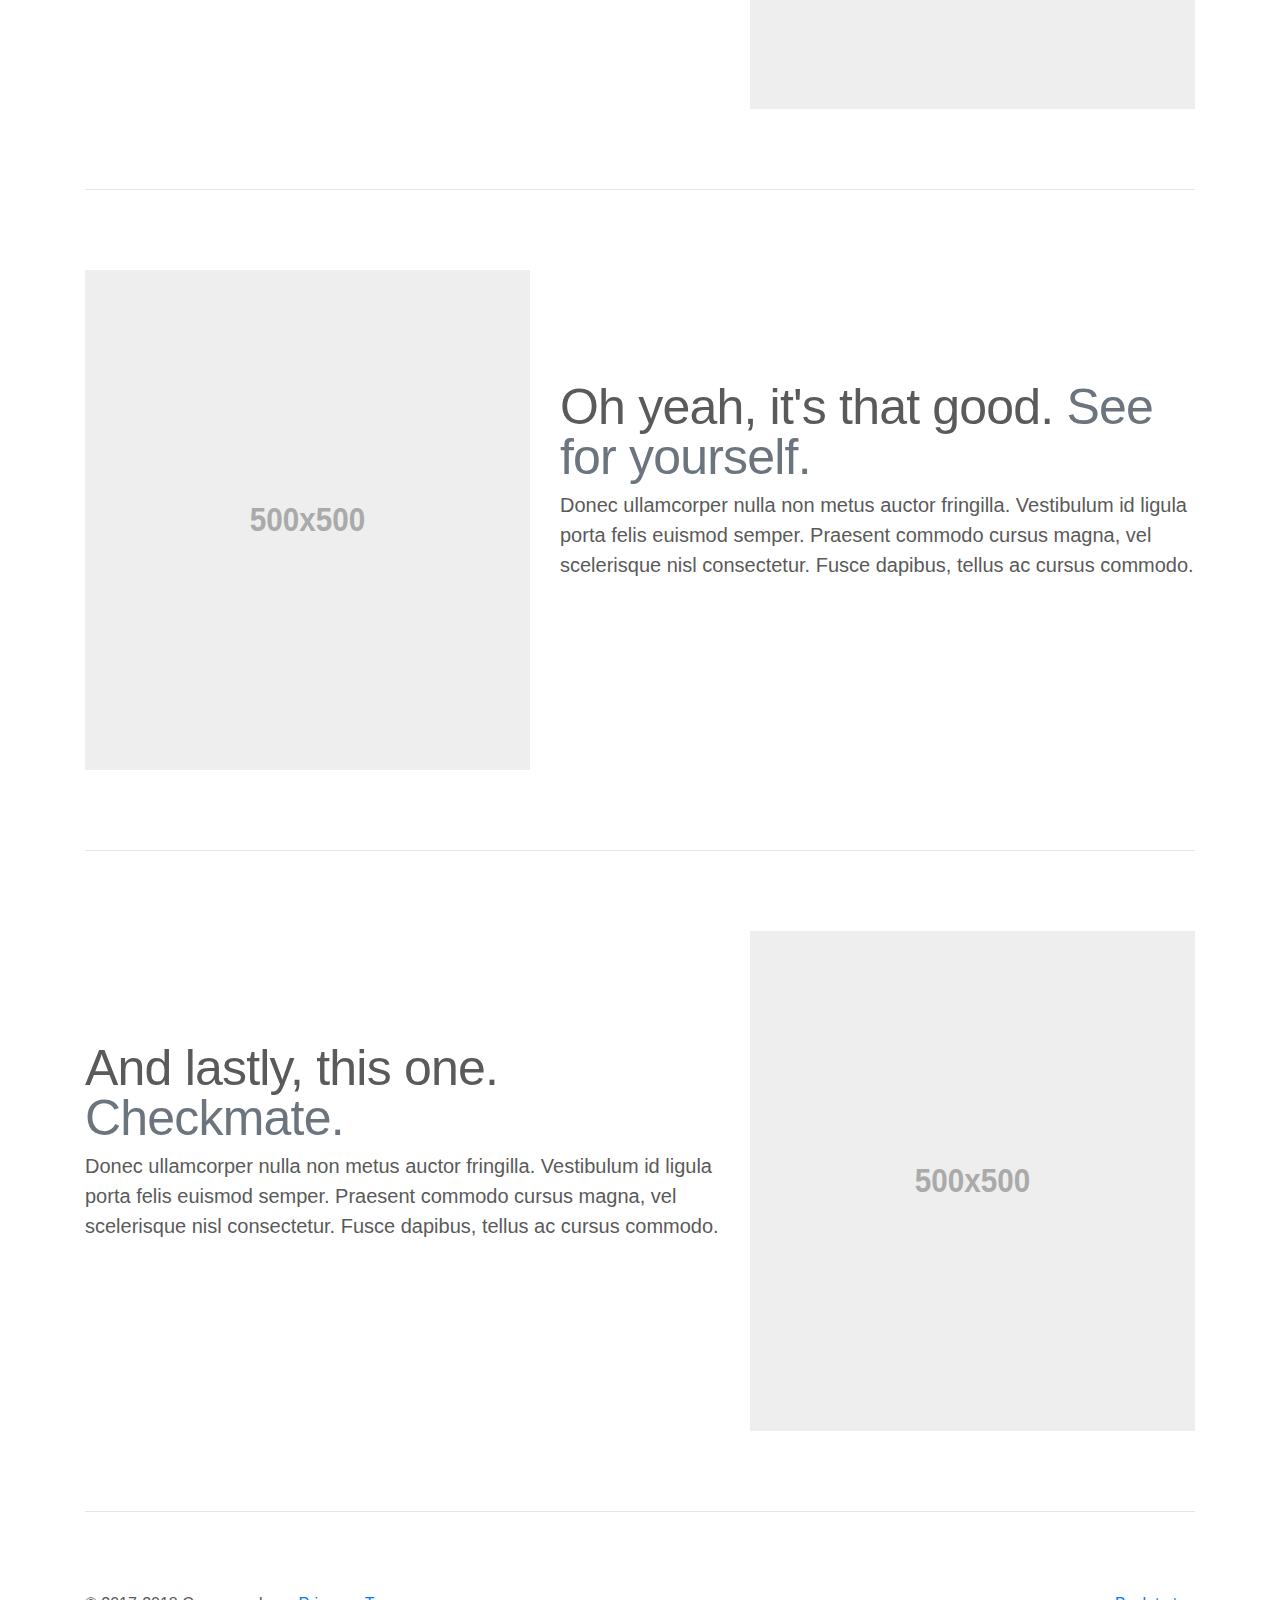
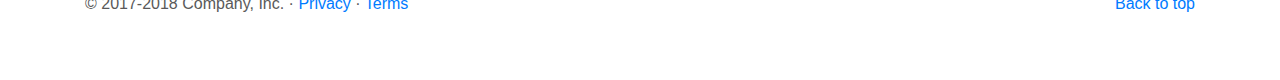
<file: bootstrap-4.0.0/docs/4.0/examples/carousel/index.html>
<!doctype html>
<html lang="en">
  <head>
    <meta charset="utf-8">
    <meta name="viewport" content="width=device-width, initial-scale=1, shrink-to-fit=no">
    <meta name="description" content="">
    <meta name="author" content="">
    <link rel="icon" href="../../../../favicon.ico">

    <title>Carousel Template for Bootstrap</title>

    <!-- Bootstrap core CSS -->
    <link href="../../../../dist/css/bootstrap.min.css" rel="stylesheet">

    <!-- Custom styles for this template -->
    <link href="carousel.css" rel="stylesheet">
  </head>
  <body>

    <header>
      <nav class="navbar navbar-expand-md navbar-dark fixed-top bg-dark">
        <a class="navbar-brand" href="#">Carousel</a>
        <button class="navbar-toggler" type="button" data-toggle="collapse" data-target="#navbarCollapse" aria-controls="navbarCollapse" aria-expanded="false" aria-label="Toggle navigation">
          <span class="navbar-toggler-icon"></span>
        </button>
        <div class="collapse navbar-collapse" id="navbarCollapse">
          <ul class="navbar-nav mr-auto">
            <li class="nav-item active">
              <a class="nav-link" href="#">Home <span class="sr-only">(current)</span></a>
            </li>
            <li class="nav-item">
              <a class="nav-link" href="#">Link</a>
            </li>
            <li class="nav-item">
              <a class="nav-link disabled" href="#">Disabled</a>
            </li>
          </ul>
          <form class="form-inline mt-2 mt-md-0">
            <input class="form-control mr-sm-2" type="text" placeholder="Search" aria-label="Search">
            <button class="btn btn-outline-success my-2 my-sm-0" type="submit">Search</button>
          </form>
        </div>
      </nav>
    </header>

    <main role="main">

      <div id="myCarousel" class="carousel slide" data-ride="carousel">
        <ol class="carousel-indicators">
          <li data-target="#myCarousel" data-slide-to="0" class="active"></li>
          <li data-target="#myCarousel" data-slide-to="1"></li>
          <li data-target="#myCarousel" data-slide-to="2"></li>
        </ol>
        <div class="carousel-inner">
          <div class="carousel-item active">
            <img class="first-slide" src="[data-uri]" alt="First slide">
            <div class="container">
              <div class="carousel-caption text-left">
                <h1>Example headline.</h1>
                <p>Cras justo odio, dapibus ac facilisis in, egestas eget quam. Donec id elit non mi porta gravida at eget metus. Nullam id dolor id nibh ultricies vehicula ut id elit.</p>
                <p><a class="btn btn-lg btn-primary" href="#" role="button">Sign up today</a></p>
              </div>
            </div>
          </div>
          <div class="carousel-item">
            <img class="second-slide" src="[data-uri]" alt="Second slide">
            <div class="container">
              <div class="carousel-caption">
                <h1>Another example headline.</h1>
                <p>Cras justo odio, dapibus ac facilisis in, egestas eget quam. Donec id elit non mi porta gravida at eget metus. Nullam id dolor id nibh ultricies vehicula ut id elit.</p>
                <p><a class="btn btn-lg btn-primary" href="#" role="button">Learn more</a></p>
              </div>
            </div>
          </div>
          <div class="carousel-item">
            <img class="third-slide" src="[data-uri]" alt="Third slide">
            <div class="container">
              <div class="carousel-caption text-right">
                <h1>One more for good measure.</h1>
                <p>Cras justo odio, dapibus ac facilisis in, egestas eget quam. Donec id elit non mi porta gravida at eget metus. Nullam id dolor id nibh ultricies vehicula ut id elit.</p>
                <p><a class="btn btn-lg btn-primary" href="#" role="button">Browse gallery</a></p>
              </div>
            </div>
          </div>
        </div>
        <a class="carousel-control-prev" href="#myCarousel" role="button" data-slide="prev">
          <span class="carousel-control-prev-icon" aria-hidden="true"></span>
          <span class="sr-only">Previous</span>
        </a>
        <a class="carousel-control-next" href="#myCarousel" role="button" data-slide="next">
          <span class="carousel-control-next-icon" aria-hidden="true"></span>
          <span class="sr-only">Next</span>
        </a>
      </div>


      <!-- Marketing messaging and featurettes
      ================================================== -->
      <!-- Wrap the rest of the page in another container to center all the content. -->

      <div class="container marketing">

        <!-- Three columns of text below the carousel -->
        <div class="row">
          <div class="col-lg-4">
            <img class="rounded-circle" src="[data-uri]" alt="Generic placeholder image" width="140" height="140">
            <h2>Heading</h2>
            <p>Donec sed odio dui. Etiam porta sem malesuada magna mollis euismod. Nullam id dolor id nibh ultricies vehicula ut id elit. Morbi leo risus, porta ac consectetur ac, vestibulum at eros. Praesent commodo cursus magna.</p>
            <p><a class="btn btn-secondary" href="#" role="button">View details &raquo;</a></p>
          </div><!-- /.col-lg-4 -->
          <div class="col-lg-4">
            <img class="rounded-circle" src="[data-uri]" alt="Generic placeholder image" width="140" height="140">
            <h2>Heading</h2>
            <p>Duis mollis, est non commodo luctus, nisi erat porttitor ligula, eget lacinia odio sem nec elit. Cras mattis consectetur purus sit amet fermentum. Fusce dapibus, tellus ac cursus commodo, tortor mauris condimentum nibh.</p>
            <p><a class="btn btn-secondary" href="#" role="button">View details &raquo;</a></p>
          </div><!-- /.col-lg-4 -->
          <div class="col-lg-4">
            <img class="rounded-circle" src="[data-uri]" alt="Generic placeholder image" width="140" height="140">
            <h2>Heading</h2>
            <p>Donec sed odio dui. Cras justo odio, dapibus ac facilisis in, egestas eget quam. Vestibulum id ligula porta felis euismod semper. Fusce dapibus, tellus ac cursus commodo, tortor mauris condimentum nibh, ut fermentum massa justo sit amet risus.</p>
            <p><a class="btn btn-secondary" href="#" role="button">View details &raquo;</a></p>
          </div><!-- /.col-lg-4 -->
        </div><!-- /.row -->


        <!-- START THE FEATURETTES -->

        <hr class="featurette-divider">

        <div class="row featurette">
          <div class="col-md-7">
            <h2 class="featurette-heading">First featurette heading. <span class="text-muted">It'll blow your mind.</span></h2>
            <p class="lead">Donec ullamcorper nulla non metus auctor fringilla. Vestibulum id ligula porta felis euismod semper. Praesent commodo cursus magna, vel scelerisque nisl consectetur. Fusce dapibus, tellus ac cursus commodo.</p>
          </div>
          <div class="col-md-5">
            <img class="featurette-image img-fluid mx-auto" data-src="holder.js/500x500/auto" alt="Generic placeholder image">
          </div>
        </div>

        <hr class="featurette-divider">

        <div class="row featurette">
          <div class="col-md-7 order-md-2">
            <h2 class="featurette-heading">Oh yeah, it's that good. <span class="text-muted">See for yourself.</span></h2>
            <p class="lead">Donec ullamcorper nulla non metus auctor fringilla. Vestibulum id ligula porta felis euismod semper. Praesent commodo cursus magna, vel scelerisque nisl consectetur. Fusce dapibus, tellus ac cursus commodo.</p>
          </div>
          <div class="col-md-5 order-md-1">
            <img class="featurette-image img-fluid mx-auto" data-src="holder.js/500x500/auto" alt="Generic placeholder image">
          </div>
        </div>

        <hr class="featurette-divider">

        <div class="row featurette">
          <div class="col-md-7">
            <h2 class="featurette-heading">And lastly, this one. <span class="text-muted">Checkmate.</span></h2>
            <p class="lead">Donec ullamcorper nulla non metus auctor fringilla. Vestibulum id ligula porta felis euismod semper. Praesent commodo cursus magna, vel scelerisque nisl consectetur. Fusce dapibus, tellus ac cursus commodo.</p>
          </div>
          <div class="col-md-5">
            <img class="featurette-image img-fluid mx-auto" data-src="holder.js/500x500/auto" alt="Generic placeholder image">
          </div>
        </div>

        <hr class="featurette-divider">

        <!-- /END THE FEATURETTES -->

      </div><!-- /.container -->


      <!-- FOOTER -->
      <footer class="container">
        <p class="float-right"><a href="#">Back to top</a></p>
        <p>&copy; 2017-2018 Company, Inc. &middot; <a href="#">Privacy</a> &middot; <a href="#">Terms</a></p>
      </footer>
    </main>

    <!-- Bootstrap core JavaScript
    ================================================== -->
    <!-- Placed at the end of the document so the pages load faster -->
    <script src="https://code.jquery.com/jquery-3.2.1.slim.min.js" integrity="sha384-KJ3o2DKtIkvYIK3UENzmM7KCkRr/rE9/Qpg6aAZGJwFDMVNA/GpGFF93hXpG5KkN" crossorigin="anonymous"></script>
    <script>window.jQuery || document.write('<script src="../../../../assets/js/vendor/jquery-slim.min.js"><\/script>')</script>
    <script src="../../../../assets/js/vendor/popper.min.js"></script>
    <script src="../../../../dist/js/bootstrap.min.js"></script>
    <!-- Just to make our placeholder images work. Don't actually copy the next line! -->
    <script src="../../../../assets/js/vendor/holder.min.js"></script>
  </body>
</html>
</file>
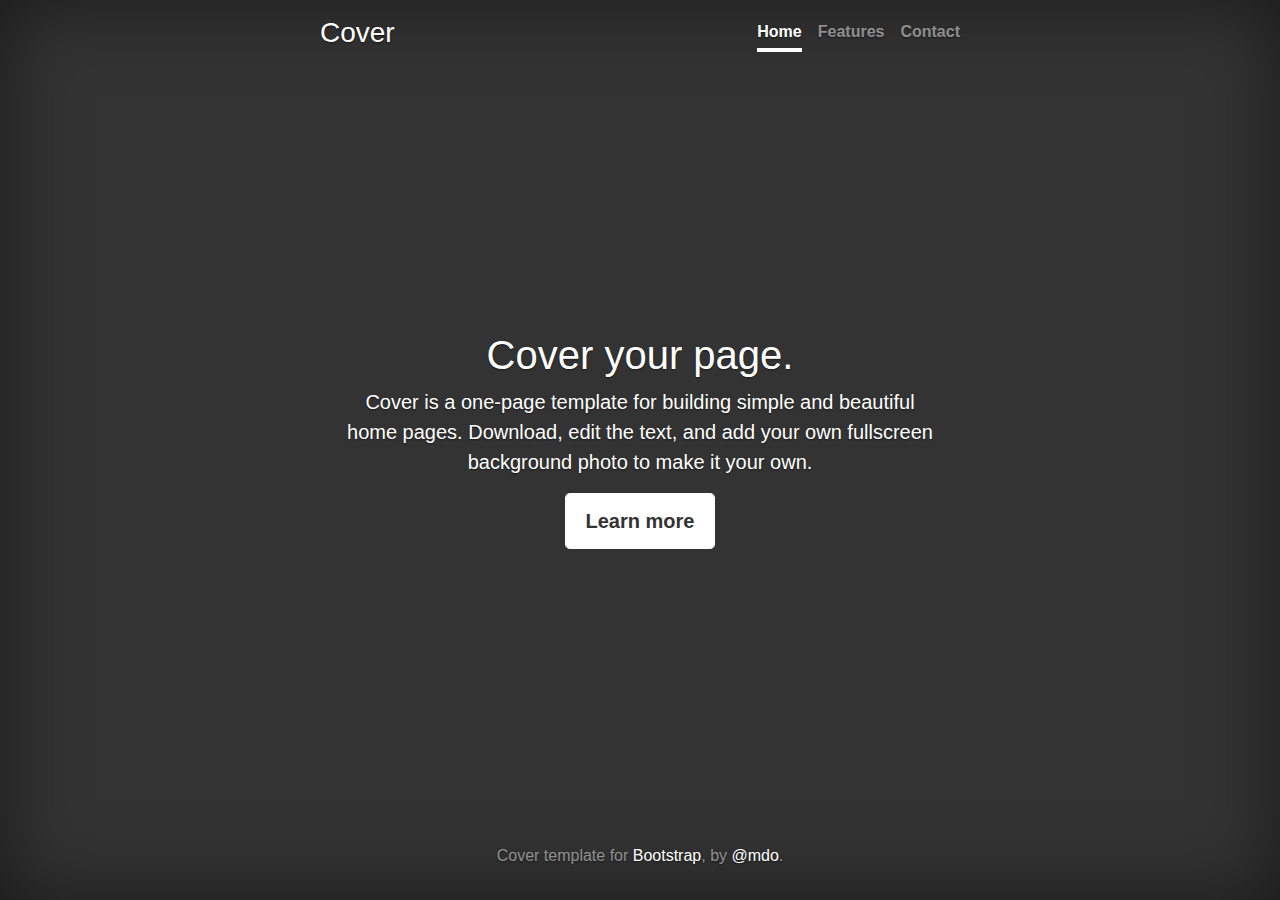
<file: bootstrap-4.0.0/docs/4.0/examples/cover/index.html>
<!doctype html>
<html lang="en">
  <head>
    <meta charset="utf-8">
    <meta name="viewport" content="width=device-width, initial-scale=1, shrink-to-fit=no">
    <meta name="description" content="">
    <meta name="author" content="">
    <link rel="icon" href="../../../../favicon.ico">

    <title>Cover Template for Bootstrap</title>

    <!-- Bootstrap core CSS -->
    <link href="../../../../dist/css/bootstrap.min.css" rel="stylesheet">

    <!-- Custom styles for this template -->
    <link href="cover.css" rel="stylesheet">
  </head>

  <body class="text-center">

    <div class="cover-container d-flex h-100 p-3 mx-auto flex-column">
      <header class="masthead mb-auto">
        <div class="inner">
          <h3 class="masthead-brand">Cover</h3>
          <nav class="nav nav-masthead justify-content-center">
            <a class="nav-link active" href="#">Home</a>
            <a class="nav-link" href="#">Features</a>
            <a class="nav-link" href="#">Contact</a>
          </nav>
        </div>
      </header>

      <main role="main" class="inner cover">
        <h1 class="cover-heading">Cover your page.</h1>
        <p class="lead">Cover is a one-page template for building simple and beautiful home pages. Download, edit the text, and add your own fullscreen background photo to make it your own.</p>
        <p class="lead">
          <a href="#" class="btn btn-lg btn-secondary">Learn more</a>
        </p>
      </main>

      <footer class="mastfoot mt-auto">
        <div class="inner">
          <p>Cover template for <a href="https://getbootstrap.com/">Bootstrap</a>, by <a href="https://twitter.com/mdo">@mdo</a>.</p>
        </div>
      </footer>
    </div>


    <!-- Bootstrap core JavaScript
    ================================================== -->
    <!-- Placed at the end of the document so the pages load faster -->
    <script src="https://code.jquery.com/jquery-3.2.1.slim.min.js" integrity="sha384-KJ3o2DKtIkvYIK3UENzmM7KCkRr/rE9/Qpg6aAZGJwFDMVNA/GpGFF93hXpG5KkN" crossorigin="anonymous"></script>
    <script>window.jQuery || document.write('<script src="../../../../assets/js/vendor/jquery-slim.min.js"><\/script>')</script>
    <script src="../../../../assets/js/vendor/popper.min.js"></script>
    <script src="../../../../dist/js/bootstrap.min.js"></script>
  </body>
</html>
</file>
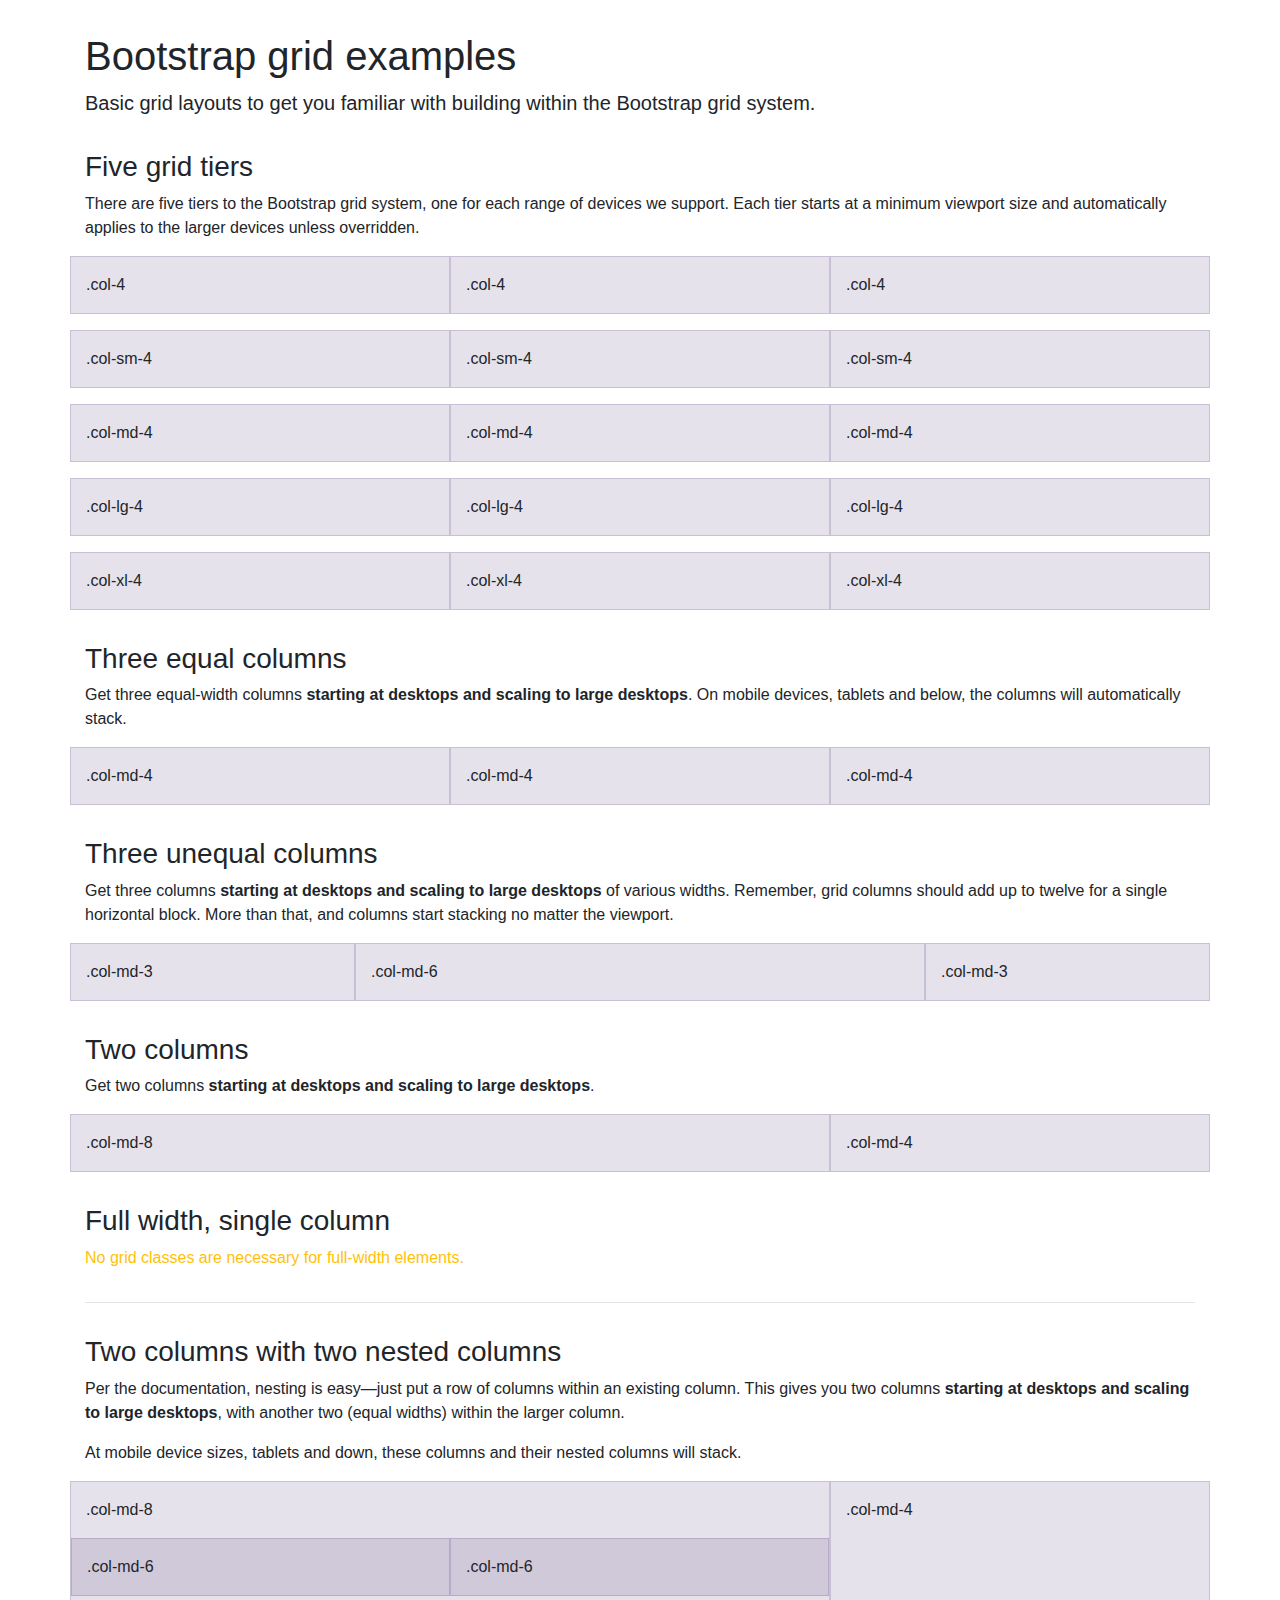
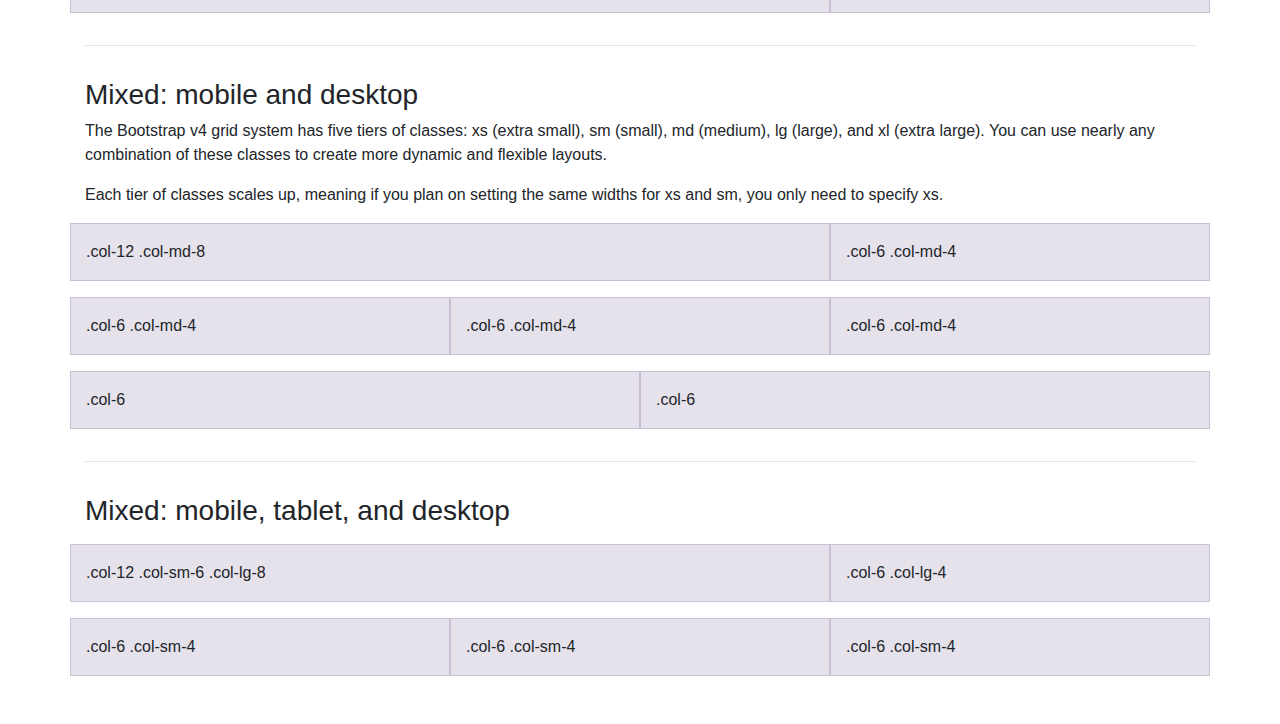
<file: bootstrap-4.0.0/docs/4.0/examples/grid/index.html>
<!doctype html>
<html lang="en">
  <head>
    <meta charset="utf-8">
    <meta name="viewport" content="width=device-width, initial-scale=1, shrink-to-fit=no">
    <meta name="description" content="">
    <meta name="author" content="">
    <link rel="icon" href="../../../../favicon.ico">

    <title>Grid Template for Bootstrap</title>

    <!-- Bootstrap core CSS -->
    <link href="../../../../dist/css/bootstrap.min.css" rel="stylesheet">

    <!-- Custom styles for this template -->
    <link href="grid.css" rel="stylesheet">
  </head>

  <body>
    <div class="container">

      <h1>Bootstrap grid examples</h1>
      <p class="lead">Basic grid layouts to get you familiar with building within the Bootstrap grid system.</p>

      <h3>Five grid tiers</h3>
      <p>There are five tiers to the Bootstrap grid system, one for each range of devices we support. Each tier starts at a minimum viewport size and automatically applies to the larger devices unless overridden.</p>

      <div class="row">
        <div class="col-4">.col-4</div>
        <div class="col-4">.col-4</div>
        <div class="col-4">.col-4</div>
      </div>

      <div class="row">
        <div class="col-sm-4">.col-sm-4</div>
        <div class="col-sm-4">.col-sm-4</div>
        <div class="col-sm-4">.col-sm-4</div>
      </div>

      <div class="row">
        <div class="col-md-4">.col-md-4</div>
        <div class="col-md-4">.col-md-4</div>
        <div class="col-md-4">.col-md-4</div>
      </div>

      <div class="row">
        <div class="col-lg-4">.col-lg-4</div>
        <div class="col-lg-4">.col-lg-4</div>
        <div class="col-lg-4">.col-lg-4</div>
      </div>

      <div class="row">
        <div class="col-xl-4">.col-xl-4</div>
        <div class="col-xl-4">.col-xl-4</div>
        <div class="col-xl-4">.col-xl-4</div>
      </div>

      <h3>Three equal columns</h3>
      <p>Get three equal-width columns <strong>starting at desktops and scaling to large desktops</strong>. On mobile devices, tablets and below, the columns will automatically stack.</p>
      <div class="row">
        <div class="col-md-4">.col-md-4</div>
        <div class="col-md-4">.col-md-4</div>
        <div class="col-md-4">.col-md-4</div>
      </div>

      <h3>Three unequal columns</h3>
      <p>Get three columns <strong>starting at desktops and scaling to large desktops</strong> of various widths. Remember, grid columns should add up to twelve for a single horizontal block. More than that, and columns start stacking no matter the viewport.</p>
      <div class="row">
        <div class="col-md-3">.col-md-3</div>
        <div class="col-md-6">.col-md-6</div>
        <div class="col-md-3">.col-md-3</div>
      </div>

      <h3>Two columns</h3>
      <p>Get two columns <strong>starting at desktops and scaling to large desktops</strong>.</p>
      <div class="row">
        <div class="col-md-8">.col-md-8</div>
        <div class="col-md-4">.col-md-4</div>
      </div>

      <h3>Full width, single column</h3>
      <p class="text-warning">No grid classes are necessary for full-width elements.</p>

      <hr>

      <h3>Two columns with two nested columns</h3>
      <p>Per the documentation, nesting is easy—just put a row of columns within an existing column. This gives you two columns <strong>starting at desktops and scaling to large desktops</strong>, with another two (equal widths) within the larger column.</p>
      <p>At mobile device sizes, tablets and down, these columns and their nested columns will stack.</p>
      <div class="row">
        <div class="col-md-8">
          .col-md-8
          <div class="row">
            <div class="col-md-6">.col-md-6</div>
            <div class="col-md-6">.col-md-6</div>
          </div>
        </div>
        <div class="col-md-4">.col-md-4</div>
      </div>

      <hr>

      <h3>Mixed: mobile and desktop</h3>
      <p>The Bootstrap v4 grid system has five tiers of classes: xs (extra small), sm (small), md (medium), lg (large), and xl (extra large). You can use nearly any combination of these classes to create more dynamic and flexible layouts.</p>
      <p>Each tier of classes scales up, meaning if you plan on setting the same widths for xs and sm, you only need to specify xs.</p>
      <div class="row">
        <div class="col-12 col-md-8">.col-12 .col-md-8</div>
        <div class="col-6 col-md-4">.col-6 .col-md-4</div>
      </div>
      <div class="row">
        <div class="col-6 col-md-4">.col-6 .col-md-4</div>
        <div class="col-6 col-md-4">.col-6 .col-md-4</div>
        <div class="col-6 col-md-4">.col-6 .col-md-4</div>
      </div>
      <div class="row">
        <div class="col-6">.col-6</div>
        <div class="col-6">.col-6</div>
      </div>

      <hr>

      <h3>Mixed: mobile, tablet, and desktop</h3>
      <p></p>
      <div class="row">
        <div class="col-12 col-sm-6 col-lg-8">.col-12 .col-sm-6 .col-lg-8</div>
        <div class="col-6 col-lg-4">.col-6 .col-lg-4</div>
      </div>
      <div class="row">
        <div class="col-6 col-sm-4">.col-6 .col-sm-4</div>
        <div class="col-6 col-sm-4">.col-6 .col-sm-4</div>
        <div class="col-6 col-sm-4">.col-6 .col-sm-4</div>
      </div>

    </div> <!-- /container -->
  </body>
</html>
</file>
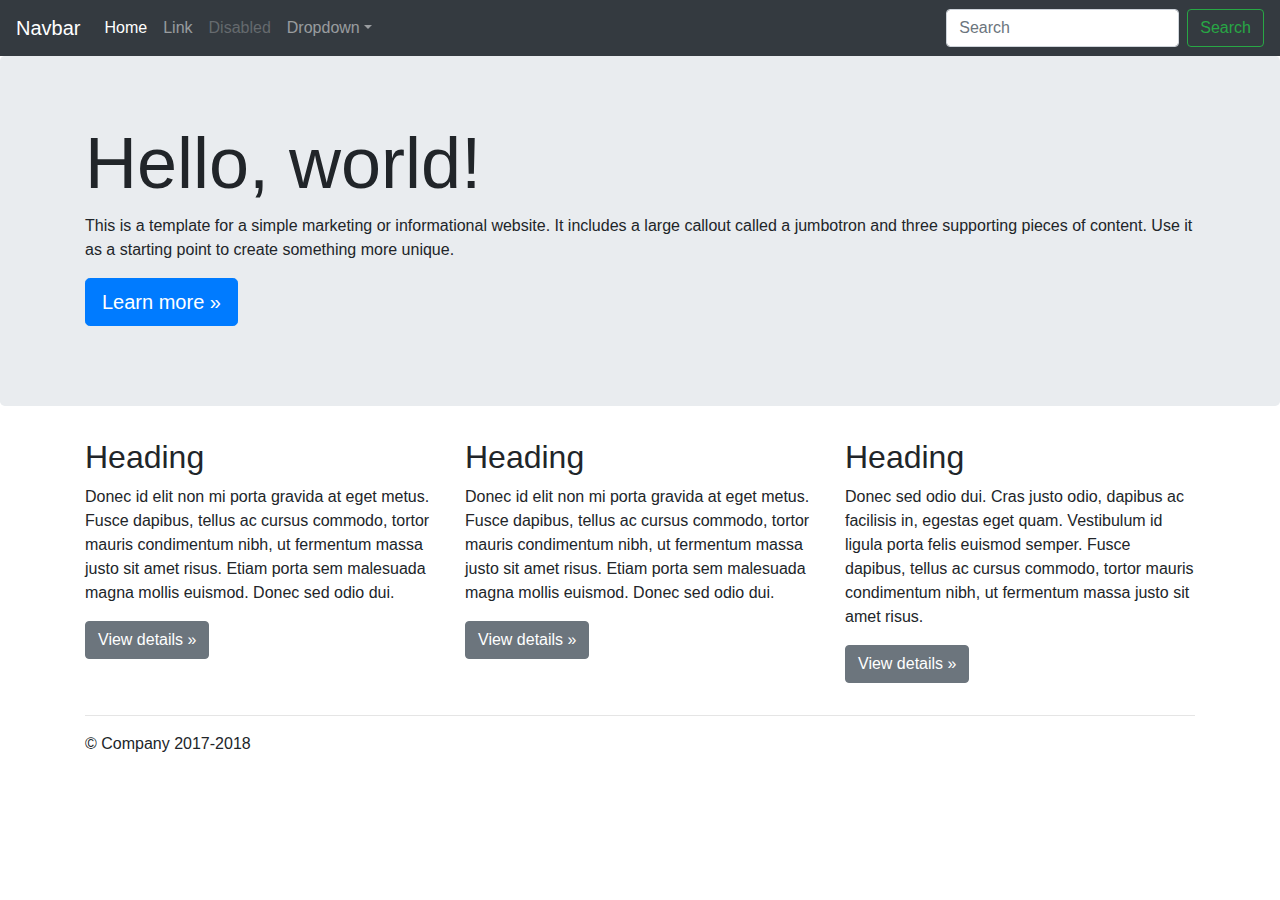
<file: bootstrap-4.0.0/docs/4.0/examples/jumbotron/index.html>
<!doctype html>
<html lang="en">
  <head>
    <meta charset="utf-8">
    <meta name="viewport" content="width=device-width, initial-scale=1, shrink-to-fit=no">
    <meta name="description" content="">
    <meta name="author" content="">
    <link rel="icon" href="../../../../favicon.ico">

    <title>Jumbotron Template for Bootstrap</title>

    <!-- Bootstrap core CSS -->
    <link href="../../../../dist/css/bootstrap.min.css" rel="stylesheet">

    <!-- Custom styles for this template -->
    <link href="jumbotron.css" rel="stylesheet">
  </head>

  <body>

    <nav class="navbar navbar-expand-md navbar-dark fixed-top bg-dark">
      <a class="navbar-brand" href="#">Navbar</a>
      <button class="navbar-toggler" type="button" data-toggle="collapse" data-target="#navbarsExampleDefault" aria-controls="navbarsExampleDefault" aria-expanded="false" aria-label="Toggle navigation">
        <span class="navbar-toggler-icon"></span>
      </button>

      <div class="collapse navbar-collapse" id="navbarsExampleDefault">
        <ul class="navbar-nav mr-auto">
          <li class="nav-item active">
            <a class="nav-link" href="#">Home <span class="sr-only">(current)</span></a>
          </li>
          <li class="nav-item">
            <a class="nav-link" href="#">Link</a>
          </li>
          <li class="nav-item">
            <a class="nav-link disabled" href="#">Disabled</a>
          </li>
          <li class="nav-item dropdown">
            <a class="nav-link dropdown-toggle" href="http://example.com" id="dropdown01" data-toggle="dropdown" aria-haspopup="true" aria-expanded="false">Dropdown</a>
            <div class="dropdown-menu" aria-labelledby="dropdown01">
              <a class="dropdown-item" href="#">Action</a>
              <a class="dropdown-item" href="#">Another action</a>
              <a class="dropdown-item" href="#">Something else here</a>
            </div>
          </li>
        </ul>
        <form class="form-inline my-2 my-lg-0">
          <input class="form-control mr-sm-2" type="text" placeholder="Search" aria-label="Search">
          <button class="btn btn-outline-success my-2 my-sm-0" type="submit">Search</button>
        </form>
      </div>
    </nav>

    <main role="main">

      <!-- Main jumbotron for a primary marketing message or call to action -->
      <div class="jumbotron">
        <div class="container">
          <h1 class="display-3">Hello, world!</h1>
          <p>This is a template for a simple marketing or informational website. It includes a large callout called a jumbotron and three supporting pieces of content. Use it as a starting point to create something more unique.</p>
          <p><a class="btn btn-primary btn-lg" href="#" role="button">Learn more &raquo;</a></p>
        </div>
      </div>

      <div class="container">
        <!-- Example row of columns -->
        <div class="row">
          <div class="col-md-4">
            <h2>Heading</h2>
            <p>Donec id elit non mi porta gravida at eget metus. Fusce dapibus, tellus ac cursus commodo, tortor mauris condimentum nibh, ut fermentum massa justo sit amet risus. Etiam porta sem malesuada magna mollis euismod. Donec sed odio dui. </p>
            <p><a class="btn btn-secondary" href="#" role="button">View details &raquo;</a></p>
          </div>
          <div class="col-md-4">
            <h2>Heading</h2>
            <p>Donec id elit non mi porta gravida at eget metus. Fusce dapibus, tellus ac cursus commodo, tortor mauris condimentum nibh, ut fermentum massa justo sit amet risus. Etiam porta sem malesuada magna mollis euismod. Donec sed odio dui. </p>
            <p><a class="btn btn-secondary" href="#" role="button">View details &raquo;</a></p>
          </div>
          <div class="col-md-4">
            <h2>Heading</h2>
            <p>Donec sed odio dui. Cras justo odio, dapibus ac facilisis in, egestas eget quam. Vestibulum id ligula porta felis euismod semper. Fusce dapibus, tellus ac cursus commodo, tortor mauris condimentum nibh, ut fermentum massa justo sit amet risus.</p>
            <p><a class="btn btn-secondary" href="#" role="button">View details &raquo;</a></p>
          </div>
        </div>

        <hr>

      </div> <!-- /container -->

    </main>

    <footer class="container">
      <p>&copy; Company 2017-2018</p>
    </footer>

    <!-- Bootstrap core JavaScript
    ================================================== -->
    <!-- Placed at the end of the document so the pages load faster -->
    <script src="https://code.jquery.com/jquery-3.2.1.slim.min.js" integrity="sha384-KJ3o2DKtIkvYIK3UENzmM7KCkRr/rE9/Qpg6aAZGJwFDMVNA/GpGFF93hXpG5KkN" crossorigin="anonymous"></script>
    <script>window.jQuery || document.write('<script src="../../../../assets/js/vendor/jquery-slim.min.js"><\/script>')</script>
    <script src="../../../../assets/js/vendor/popper.min.js"></script>
    <script src="../../../../dist/js/bootstrap.min.js"></script>
  </body>
</html>
</file>
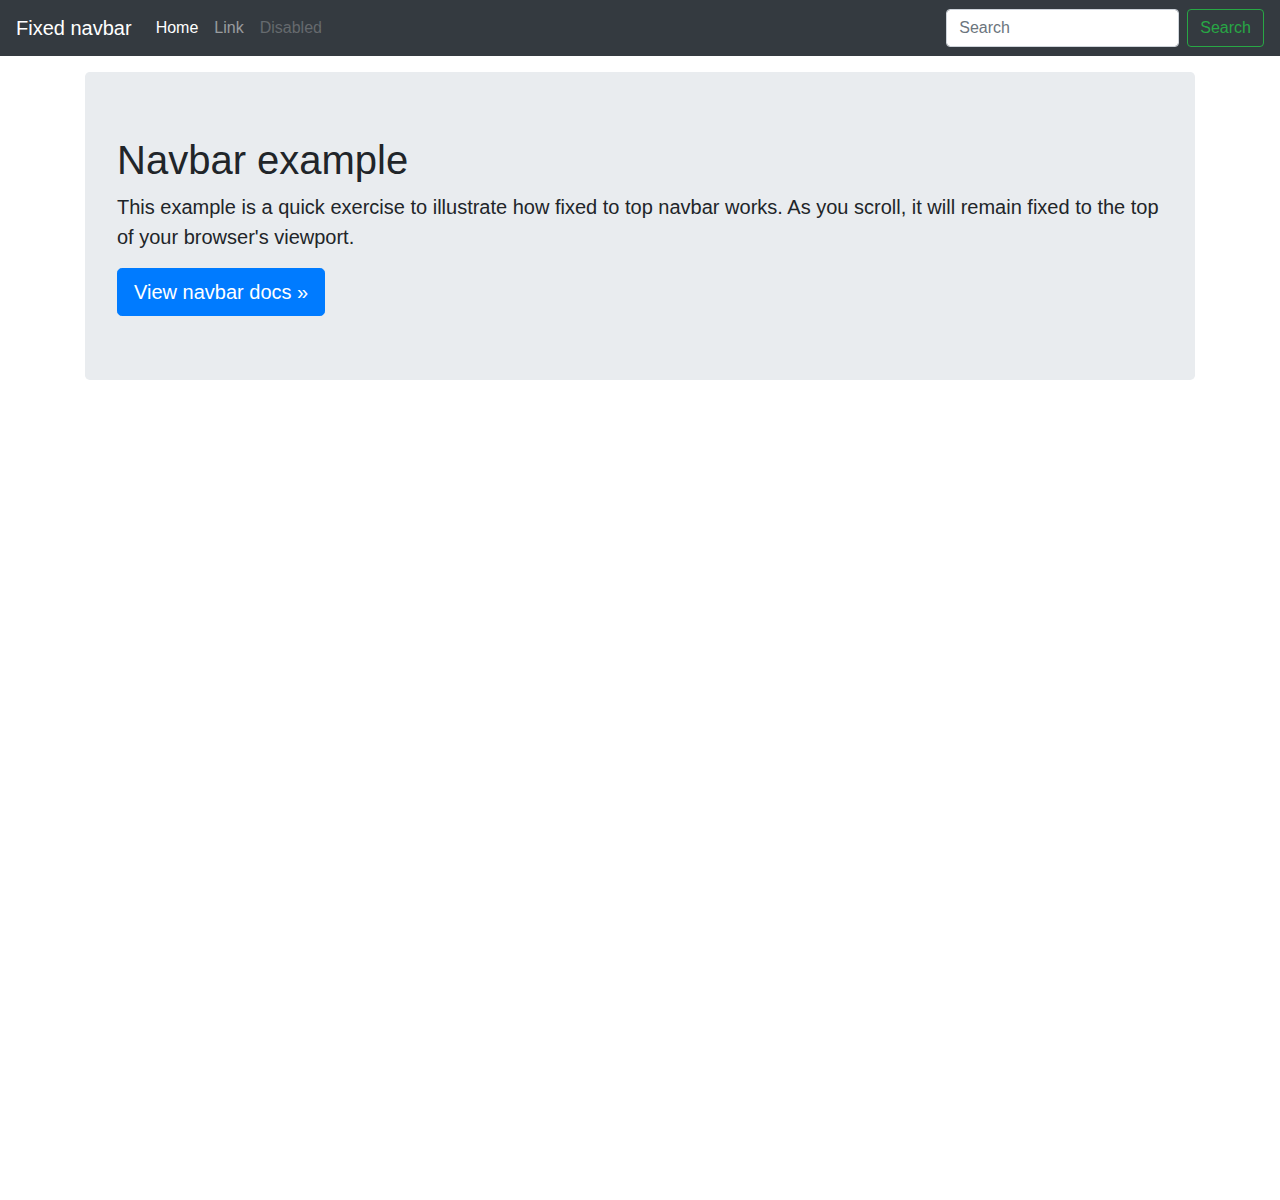
<file: bootstrap-4.0.0/docs/4.0/examples/navbar-fixed/index.html>
<!doctype html>
<html lang="en">
  <head>
    <meta charset="utf-8">
    <meta name="viewport" content="width=device-width, initial-scale=1, shrink-to-fit=no">
    <meta name="description" content="">
    <meta name="author" content="">
    <link rel="icon" href="../../../../favicon.ico">

    <title>Fixed top navbar example for Bootstrap</title>

    <!-- Bootstrap core CSS -->
    <link href="../../../../dist/css/bootstrap.min.css" rel="stylesheet">

    <!-- Custom styles for this template -->
    <link href="navbar-top-fixed.css" rel="stylesheet">
  </head>

  <body>

    <nav class="navbar navbar-expand-md navbar-dark fixed-top bg-dark">
      <a class="navbar-brand" href="#">Fixed navbar</a>
      <button class="navbar-toggler" type="button" data-toggle="collapse" data-target="#navbarCollapse" aria-controls="navbarCollapse" aria-expanded="false" aria-label="Toggle navigation">
        <span class="navbar-toggler-icon"></span>
      </button>
      <div class="collapse navbar-collapse" id="navbarCollapse">
        <ul class="navbar-nav mr-auto">
          <li class="nav-item active">
            <a class="nav-link" href="#">Home <span class="sr-only">(current)</span></a>
          </li>
          <li class="nav-item">
            <a class="nav-link" href="#">Link</a>
          </li>
          <li class="nav-item">
            <a class="nav-link disabled" href="#">Disabled</a>
          </li>
        </ul>
        <form class="form-inline mt-2 mt-md-0">
          <input class="form-control mr-sm-2" type="text" placeholder="Search" aria-label="Search">
          <button class="btn btn-outline-success my-2 my-sm-0" type="submit">Search</button>
        </form>
      </div>
    </nav>

    <main role="main" class="container">
      <div class="jumbotron">
        <h1>Navbar example</h1>
        <p class="lead">This example is a quick exercise to illustrate how fixed to top navbar works. As you scroll, it will remain fixed to the top of your browser's viewport.</p>
        <a class="btn btn-lg btn-primary" href="../../components/navbar/" role="button">View navbar docs &raquo;</a>
      </div>
    </main>

    <!-- Bootstrap core JavaScript
    ================================================== -->
    <!-- Placed at the end of the document so the pages load faster -->
    <script src="https://code.jquery.com/jquery-3.2.1.slim.min.js" integrity="sha384-KJ3o2DKtIkvYIK3UENzmM7KCkRr/rE9/Qpg6aAZGJwFDMVNA/GpGFF93hXpG5KkN" crossorigin="anonymous"></script>
    <script>window.jQuery || document.write('<script src="../../../../assets/js/vendor/jquery-slim.min.js"><\/script>')</script>
    <script src="../../../../assets/js/vendor/popper.min.js"></script>
    <script src="../../../../dist/js/bootstrap.min.js"></script>
  </body>
</html>
</file>
<file: Css/StylePF.css>
body{
    font-family: 'Staatliches', cursive;
}
header{
    background-color: white;
    display: flex;
    justify-content: center;
    border: 5px black;
}
.BARRANAV{
    background-color: black;
    transition: 3s;
    font-size: 1.2rem;
    padding:2px;
}
ul{
list-style: none;
display: flex;
flex-direction: row;
justify-content: space-around;
color: white;
}


.PIEINDEX {
    background-color: black;
    transition: 3s;
    font-size: 1.2rem;
    padding: 2px;
}
a{
    color: white;
}
a:hover{
    color: black;
    background-color: white;
    padding: 5px;
}
.INICIO{

    background-color: black;
    padding: 5px;
    justify-content: center;
    font-size: large;
    max-width: 600px;
    width: 100%;
   display: flex;
    align-items: center;
    margin: 0 auto;
}
.INICIO2{
    background-color: black;
    padding: 5px;
    transition: 3s;
    font-size: 1.2rem;
}
form {
width: 100%;
max-width: 600px;
margin: auto;
display: flex;
flex-direction: column;
justify-content: center;
align-items: center;
background-color: whitesmoke;
}
.CUADRILLAPRODUCTOS {
background-color: whitesmoke;
display: grid;
grid-template-columns:  1fr 1fr 1fr 1fr;
grid-template-rows:1fr;
grid-template-areas: 
"CATEGORIAS" 
"CATEGORIAS" 
;
text-align: center;
padding: 5px;
}
.CATEGORIAS{
grid-area: CATEGORIAS;
}
.CATEGORIAS:hover{
    transition: 3s;
    font-size: 2rem;
}
.carousel-item{
    height: 32rem;
    background: #777;;
    color: black;
    position: relative;
    background-position: center;
    background-size: cover;
}
.container{
    position: absolute;
    bottom: 0;
    left: 0;
    right: 0;
    padding-bottom:50px;
}
.btn-primary{
background-color: black;
}
.btn-lg{
background-color:black;
}
.btn{
background-color: black;
}
#galeria .col-lg-4 {
    margin: 0;
    padding: 25px;
}
#galeria img {
    width: 100%;
    height: 300px;
}

#galeria img:hover {
    border: 8px solid #f7f7f7;
}
</file>
<file: bootstrap-4.0.0/docs/4.0/examples/album/album.css>
:root {
  --jumbotron-padding-y: 3rem;
}

.jumbotron {
  padding-top: var(--jumbotron-padding-y);
  padding-bottom: var(--jumbotron-padding-y);
  margin-bottom: 0;
  background-color: #fff;
}
@media (min-width: 768px) {
  .jumbotron {
    padding-top: calc(var(--jumbotron-padding-y) * 2);
    padding-bottom: calc(var(--jumbotron-padding-y) * 2);
  }
}

.jumbotron p:last-child {
  margin-bottom: 0;
}

.jumbotron-heading {
  font-weight: 300;
}

.jumbotron .container {
  max-width: 40rem;
}

footer {
  padding-top: 3rem;
  padding-bottom: 3rem;
}

footer p {
  margin-bottom: .25rem;
}

.box-shadow { box-shadow: 0 .25rem .75rem rgba(0, 0, 0, .05); }
</file>
<file: bootstrap-4.0.0/docs/4.0/examples/blog/blog.css>
/* stylelint-disable selector-list-comma-newline-after */

.blog-header {
  line-height: 1;
  border-bottom: 1px solid #e5e5e5;
}

.blog-header-logo {
  font-family: "Playfair Display", Georgia, "Times New Roman", serif;
  font-size: 2.25rem;
}

.blog-header-logo:hover {
  text-decoration: none;
}

h1, h2, h3, h4, h5, h6 {
  font-family: "Playfair Display", Georgia, "Times New Roman", serif;
}

.display-4 {
  font-size: 2.5rem;
}
@media (min-width: 768px) {
  .display-4 {
    font-size: 3rem;
  }
}

.nav-scroller {
  position: relative;
  z-index: 2;
  height: 2.75rem;
  overflow-y: hidden;
}

.nav-scroller .nav {
  display: -webkit-box;
  display: -ms-flexbox;
  display: flex;
  -ms-flex-wrap: nowrap;
  flex-wrap: nowrap;
  padding-bottom: 1rem;
  margin-top: -1px;
  overflow-x: auto;
  text-align: center;
  white-space: nowrap;
  -webkit-overflow-scrolling: touch;
}

.nav-scroller .nav-link {
  padding-top: .75rem;
  padding-bottom: .75rem;
  font-size: .875rem;
}

.card-img-right {
  height: 100%;
  border-radius: 0 3px 3px 0;
}

.flex-auto {
  -ms-flex: 0 0 auto;
  -webkit-box-flex: 0;
  flex: 0 0 auto;
}

.h-250 { height: 250px; }
@media (min-width: 768px) {
  .h-md-250 { height: 250px; }
}

.border-top { border-top: 1px solid #e5e5e5; }
.border-bottom { border-bottom: 1px solid #e5e5e5; }

.box-shadow { box-shadow: 0 .25rem .75rem rgba(0, 0, 0, .05); }

/*
 * Blog name and description
 */
.blog-title {
  margin-bottom: 0;
  font-size: 2rem;
  font-weight: 400;
}
.blog-description {
  font-size: 1.1rem;
  color: #999;
}

@media (min-width: 40em) {
  .blog-title {
    font-size: 3.5rem;
  }
}

/* Pagination */
.blog-pagination {
  margin-bottom: 4rem;
}
.blog-pagination > .btn {
  border-radius: 2rem;
}

/*
 * Blog posts
 */
.blog-post {
  margin-bottom: 4rem;
}
.blog-post-title {
  margin-bottom: .25rem;
  font-size: 2.5rem;
}
.blog-post-meta {
  margin-bottom: 1.25rem;
  color: #999;
}

/*
 * Footer
 */
.blog-footer {
  padding: 2.5rem 0;
  color: #999;
  text-align: center;
  background-color: #f9f9f9;
  border-top: .05rem solid #e5e5e5;
}
.blog-footer p:last-child {
  margin-bottom: 0;
}
</file>
<file: bootstrap-4.0.0/docs/4.0/examples/carousel/carousel.css>
/* GLOBAL STYLES
-------------------------------------------------- */
/* Padding below the footer and lighter body text */

body {
  padding-top: 3rem;
  padding-bottom: 3rem;
  color: #5a5a5a;
}


/* CUSTOMIZE THE CAROUSEL
-------------------------------------------------- */

/* Carousel base class */
.carousel {
  margin-bottom: 4rem;
}
/* Since positioning the image, we need to help out the caption */
.carousel-caption {
  bottom: 3rem;
  z-index: 10;
}

/* Declare heights because of positioning of img element */
.carousel-item {
  height: 32rem;
  background-color: #777;
}
.carousel-item > img {
  position: absolute;
  top: 0;
  left: 0;
  min-width: 100%;
  height: 32rem;
}


/* MARKETING CONTENT
-------------------------------------------------- */

/* Center align the text within the three columns below the carousel */
.marketing .col-lg-4 {
  margin-bottom: 1.5rem;
  text-align: center;
}
.marketing h2 {
  font-weight: 400;
}
.marketing .col-lg-4 p {
  margin-right: .75rem;
  margin-left: .75rem;
}


/* Featurettes
------------------------- */

.featurette-divider {
  margin: 5rem 0; /* Space out the Bootstrap <hr> more */
}

/* Thin out the marketing headings */
.featurette-heading {
  font-weight: 300;
  line-height: 1;
  letter-spacing: -.05rem;
}


/* RESPONSIVE CSS
-------------------------------------------------- */

@media (min-width: 40em) {
  /* Bump up size of carousel content */
  .carousel-caption p {
    margin-bottom: 1.25rem;
    font-size: 1.25rem;
    line-height: 1.4;
  }

  .featurette-heading {
    font-size: 50px;
  }
}

@media (min-width: 62em) {
  .featurette-heading {
    margin-top: 7rem;
  }
}
</file>
<file: bootstrap-4.0.0/docs/4.0/examples/cover/cover.css>
/*
 * Globals
 */

/* Links */
a,
a:focus,
a:hover {
  color: #fff;
}

/* Custom default button */
.btn-secondary,
.btn-secondary:hover,
.btn-secondary:focus {
  color: #333;
  text-shadow: none; /* Prevent inheritance from `body` */
  background-color: #fff;
  border: .05rem solid #fff;
}


/*
 * Base structure
 */

html,
body {
  height: 100%;
  background-color: #333;
}

body {
  display: -ms-flexbox;
  display: -webkit-box;
  display: flex;
  -ms-flex-pack: center;
  -webkit-box-pack: center;
  justify-content: center;
  color: #fff;
  text-shadow: 0 .05rem .1rem rgba(0, 0, 0, .5);
  box-shadow: inset 0 0 5rem rgba(0, 0, 0, .5);
}

.cover-container {
  max-width: 42em;
}


/*
 * Header
 */
.masthead {
  margin-bottom: 2rem;
}

.masthead-brand {
  margin-bottom: 0;
}

.nav-masthead .nav-link {
  padding: .25rem 0;
  font-weight: 700;
  color: rgba(255, 255, 255, .5);
  background-color: transparent;
  border-bottom: .25rem solid transparent;
}

.nav-masthead .nav-link:hover,
.nav-masthead .nav-link:focus {
  border-bottom-color: rgba(255, 255, 255, .25);
}

.nav-masthead .nav-link + .nav-link {
  margin-left: 1rem;
}

.nav-masthead .active {
  color: #fff;
  border-bottom-color: #fff;
}

@media (min-width: 48em) {
  .masthead-brand {
    float: left;
  }
  .nav-masthead {
    float: right;
  }
}


/*
 * Cover
 */
.cover {
  padding: 0 1.5rem;
}
.cover .btn-lg {
  padding: .75rem 1.25rem;
  font-weight: 700;
}


/*
 * Footer
 */
.mastfoot {
  color: rgba(255, 255, 255, .5);
}
</file>
<file: bootstrap-4.0.0/docs/4.0/examples/grid/grid.css>
body {
  padding-top: 2rem;
  padding-bottom: 2rem;
}

h3 {
  margin-top: 2rem;
}

.row {
  margin-bottom: 1rem;
}
.row .row {
  margin-top: 1rem;
  margin-bottom: 0;
}
[class*="col-"] {
  padding-top: 1rem;
  padding-bottom: 1rem;
  background-color: rgba(86, 61, 124, .15);
  border: 1px solid rgba(86, 61, 124, .2);
}

hr {
  margin-top: 2rem;
  margin-bottom: 2rem;
}
</file>
<file: bootstrap-4.0.0/docs/4.0/examples/jumbotron/jumbotron.css>
/* Move down content because we have a fixed navbar that is 3.5rem tall */
body {
  padding-top: 3.5rem;
}
</file>
<file: bootstrap-4.0.0/docs/4.0/examples/navbar-fixed/navbar-top-fixed.css>
/* Show it is fixed to the top */
body {
  min-height: 75rem;
  padding-top: 4.5rem;
}
</file>
<file: bootstrap-4.0.0/js/tests/vendor/qunit.css>
/*!
 * QUnit 2.4.1
 * https://qunitjs.com/
 *
 * Copyright jQuery Foundation and other contributors
 * Released under the MIT license
 * https://jquery.org/license
 *
 * Date: 2017-10-22T05:12Z
 */

/** Font Family and Sizes */

#qunit-tests, #qunit-header, #qunit-banner, #qunit-testrunner-toolbar, #qunit-filteredTest, #qunit-userAgent, #qunit-testresult {
	font-family: "Helvetica Neue Light", "HelveticaNeue-Light", "Helvetica Neue", Calibri, Helvetica, Arial, sans-serif;
}

#qunit-testrunner-toolbar, #qunit-filteredTest, #qunit-userAgent, #qunit-testresult, #qunit-tests li { font-size: small; }
#qunit-tests { font-size: smaller; }


/** Resets */

#qunit-tests, #qunit-header, #qunit-banner, #qunit-filteredTest, #qunit-userAgent, #qunit-testresult, #qunit-modulefilter {
	margin: 0;
	padding: 0;
}


/** Header (excluding toolbar) */

#qunit-header {
	padding: 0.5em 0 0.5em 1em;

	color: #8699A4;
	background-color: #0D3349;

	font-size: 1.5em;
	line-height: 1em;
	font-weight: 400;

	border-radius: 5px 5px 0 0;
}

#qunit-header a {
	text-decoration: none;
	color: #C2CCD1;
}

#qunit-header a:hover,
#qunit-header a:focus {
	color: #FFF;
}

#qunit-banner {
	height: 5px;
}

#qunit-filteredTest {
	padding: 0.5em 1em 0.5em 1em;
	color: #366097;
	background-color: #F4FF77;
}

#qunit-userAgent {
	padding: 0.5em 1em 0.5em 1em;
	color: #FFF;
	background-color: #2B81AF;
	text-shadow: rgba(0, 0, 0, 0.5) 2px 2px 1px;
}


/** Toolbar */

#qunit-testrunner-toolbar {
	padding: 0.5em 1em 0.5em 1em;
	color: #5E740B;
	background-color: #EEE;
}

#qunit-testrunner-toolbar .clearfix {
	height: 0;
	clear: both;
}

#qunit-testrunner-toolbar label {
	display: inline-block;
}

#qunit-testrunner-toolbar input[type=checkbox],
#qunit-testrunner-toolbar input[type=radio] {
	margin: 3px;
	vertical-align: -2px;
}

#qunit-testrunner-toolbar input[type=text] {
	box-sizing: border-box;
	height: 1.6em;
}

.qunit-url-config,
.qunit-filter,
#qunit-modulefilter {
	display: inline-block;
	line-height: 2.1em;
}

.qunit-filter,
#qunit-modulefilter {
	float: right;
	position: relative;
	margin-left: 1em;
}

.qunit-url-config label {
	margin-right: 0.5em;
}

#qunit-modulefilter-search {
	box-sizing: border-box;
	width: 400px;
}

#qunit-modulefilter-search-container:after {
	position: absolute;
	right: 0.3em;
	content: "\25bc";
	color: black;
}

#qunit-modulefilter-dropdown {
	/* align with #qunit-modulefilter-search */
	box-sizing: border-box;
	width: 400px;
	position: absolute;
	right: 0;
	top: 50%;
	margin-top: 0.8em;

	border: 1px solid #D3D3D3;
	border-top: none;
	border-radius: 0 0 .25em .25em;
	color: #000;
	background-color: #F5F5F5;
	z-index: 99;
}

#qunit-modulefilter-dropdown a {
	color: inherit;
	text-decoration: none;
}

#qunit-modulefilter-dropdown .clickable.checked {
	font-weight: bold;
	color: #000;
	background-color: #D2E0E6;
}

#qunit-modulefilter-dropdown .clickable:hover {
	color: #FFF;
	background-color: #0D3349;
}

#qunit-modulefilter-actions {
	display: block;
	overflow: auto;

	/* align with #qunit-modulefilter-dropdown-list */
	font: smaller/1.5em sans-serif;
}

#qunit-modulefilter-dropdown #qunit-modulefilter-actions > * {
	box-sizing: border-box;
	max-height: 2.8em;
	display: block;
	padding: 0.4em;
}

#qunit-modulefilter-dropdown #qunit-modulefilter-actions > button {
	float: right;
	font: inherit;
}

#qunit-modulefilter-dropdown #qunit-modulefilter-actions > :last-child {
	/* insert padding to align with checkbox margins */
	padding-left: 3px;
}

#qunit-modulefilter-dropdown-list {
	max-height: 200px;
	overflow-y: auto;
	margin: 0;
	border-top: 2px groove threedhighlight;
	padding: 0.4em 0 0;
	font: smaller/1.5em sans-serif;
}

#qunit-modulefilter-dropdown-list li {
	white-space: nowrap;
	overflow: hidden;
	text-overflow: ellipsis;
}

#qunit-modulefilter-dropdown-list .clickable {
	display: block;
	padding-left: 0.15em;
}


/** Tests: Pass/Fail */

#qunit-tests {
	list-style-position: inside;
}

#qunit-tests li {
	padding: 0.4em 1em 0.4em 1em;
	border-bottom: 1px solid #FFF;
	list-style-position: inside;
}

#qunit-tests > li {
	display: none;
}

#qunit-tests li.running,
#qunit-tests li.pass,
#qunit-tests li.fail,
#qunit-tests li.skipped,
#qunit-tests li.aborted {
	display: list-item;
}

#qunit-tests.hidepass {
	position: relative;
}

#qunit-tests.hidepass li.running,
#qunit-tests.hidepass li.pass:not(.todo) {
	visibility: hidden;
	position: absolute;
	width:   0;
	height:  0;
	padding: 0;
	border:  0;
	margin:  0;
}

#qunit-tests li strong {
	cursor: pointer;
}

#qunit-tests li.skipped strong {
	cursor: default;
}

#qunit-tests li a {
	padding: 0.5em;
	color: #C2CCD1;
	text-decoration: none;
}

#qunit-tests li p a {
	padding: 0.25em;
	color: #6B6464;
}
#qunit-tests li a:hover,
#qunit-tests li a:focus {
	color: #000;
}

#qunit-tests li .runtime {
	float: right;
	font-size: smaller;
}

.qunit-assert-list {
	margin-top: 0.5em;
	padding: 0.5em;

	background-color: #FFF;

	border-radius: 5px;
}

.qunit-source {
	margin: 0.6em 0 0.3em;
}

.qunit-collapsed {
	display: none;
}

#qunit-tests table {
	border-collapse: collapse;
	margin-top: 0.2em;
}

#qunit-tests th {
	text-align: right;
	vertical-align: top;
	padding: 0 0.5em 0 0;
}

#qunit-tests td {
	vertical-align: top;
}

#qunit-tests pre {
	margin: 0;
	white-space: pre-wrap;
	word-wrap: break-word;
}

#qunit-tests del {
	color: #374E0C;
	background-color: #E0F2BE;
	text-decoration: none;
}

#qunit-tests ins {
	color: #500;
	background-color: #FFCACA;
	text-decoration: none;
}

/*** Test Counts */

#qunit-tests b.counts                       { color: #000; }
#qunit-tests b.passed                       { color: #5E740B; }
#qunit-tests b.failed                       { color: #710909; }

#qunit-tests li li {
	padding: 5px;
	background-color: #FFF;
	border-bottom: none;
	list-style-position: inside;
}

/*** Passing Styles */

#qunit-tests li li.pass {
	color: #3C510C;
	background-color: #FFF;
	border-left: 10px solid #C6E746;
}

#qunit-tests .pass                          { color: #528CE0; background-color: #D2E0E6; }
#qunit-tests .pass .test-name               { color: #366097; }

#qunit-tests .pass .test-actual,
#qunit-tests .pass .test-expected           { color: #999; }

#qunit-banner.qunit-pass                    { background-color: #C6E746; }

/*** Failing Styles */

#qunit-tests li li.fail {
	color: #710909;
	background-color: #FFF;
	border-left: 10px solid #EE5757;
	white-space: pre;
}

#qunit-tests > li:last-child {
	border-radius: 0 0 5px 5px;
}

#qunit-tests .fail                          { color: #000; background-color: #EE5757; }
#qunit-tests .fail .test-name,
#qunit-tests .fail .module-name             { color: #000; }

#qunit-tests .fail .test-actual             { color: #EE5757; }
#qunit-tests .fail .test-expected           { color: #008000; }

#qunit-banner.qunit-fail                    { background-color: #EE5757; }


/*** Aborted tests */
#qunit-tests .aborted { color: #000; background-color: orange; }
/*** Skipped tests */

#qunit-tests .skipped {
	background-color: #EBECE9;
}

#qunit-tests .qunit-todo-label,
#qunit-tests .qunit-skipped-label {
	background-color: #F4FF77;
	display: inline-block;
	font-style: normal;
	color: #366097;
	line-height: 1.8em;
	padding: 0 0.5em;
	margin: -0.4em 0.4em -0.4em 0;
}

#qunit-tests .qunit-todo-label {
	background-color: #EEE;
}

/** Result */

#qunit-testresult {
	color: #2B81AF;
	background-color: #D2E0E6;

	border-bottom: 1px solid #FFF;
}
#qunit-testresult .clearfix {
	height: 0;
	clear: both;
}
#qunit-testresult .module-name {
	font-weight: 700;
}
#qunit-testresult-display {
	padding: 0.5em 1em 0.5em 1em;
	width: 85%;
	float:left;
}
#qunit-testresult-controls {
	padding: 0.5em 1em 0.5em 1em;
  width: 10%;
	float:left;
}

/** Fixture */

#qunit-fixture {
	position: absolute;
	top: -10000px;
	left: -10000px;
	width: 1000px;
	height: 1000px;
}
</file>
